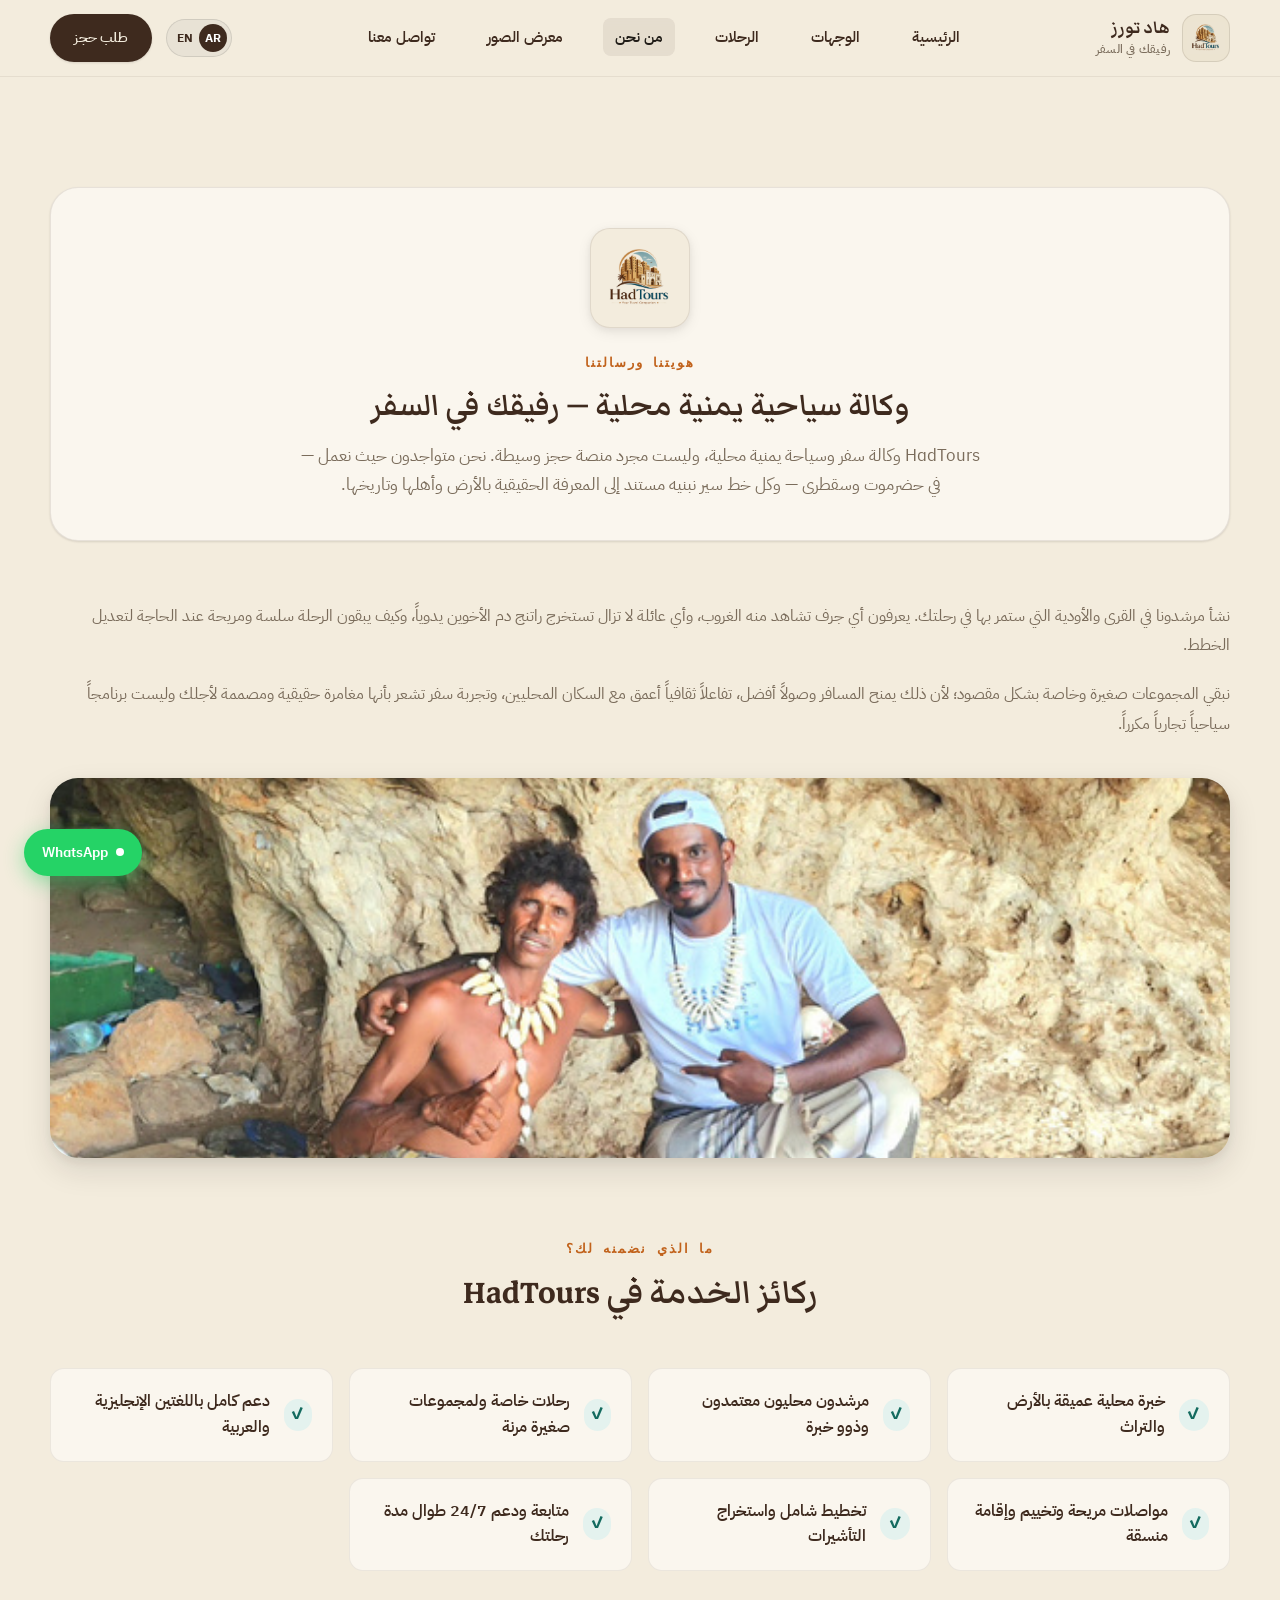
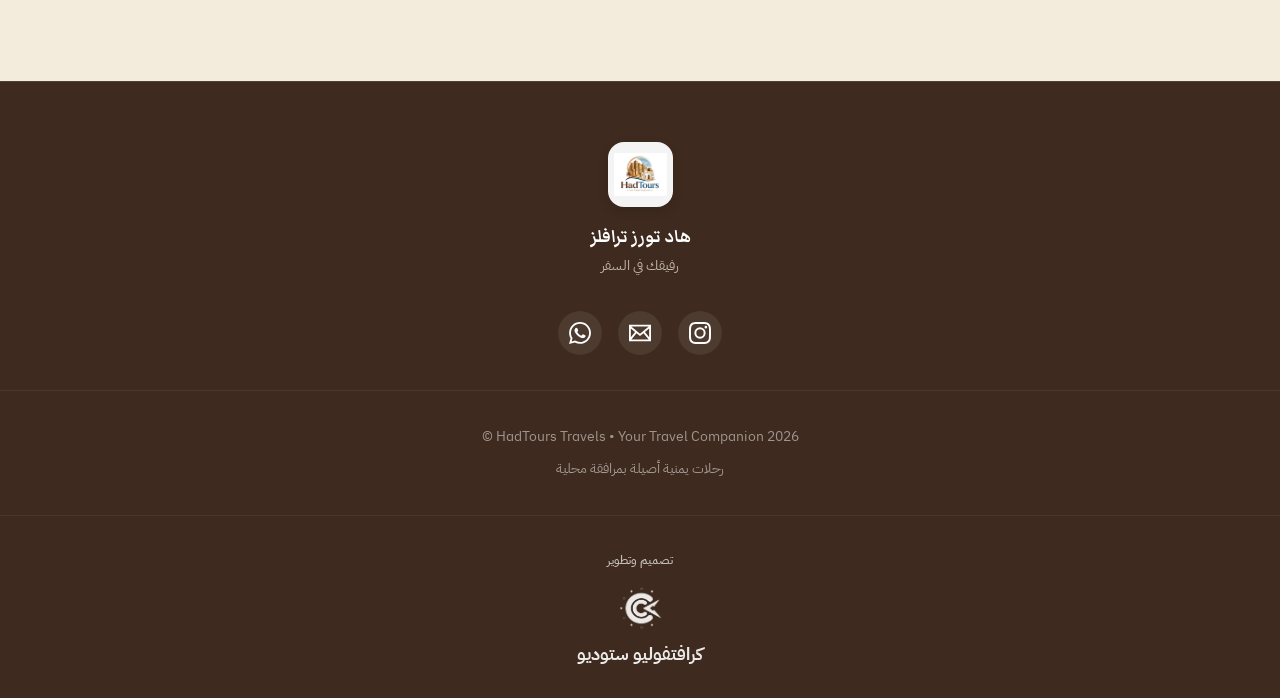
<file: pages/about.html>
﻿<!DOCTYPE html>
<html lang="ar" dir="rtl">
<head>
  <meta charset="UTF-8" />
  <meta name="viewport" content="width=device-width, initial-scale=1.0" />
  <link rel="icon" type="image/png" href="../images/brand/logo.png" />
  <title>About Us — HadTours Travels | من نحن: أصالة الإرشاد اليمني المحلي</title>
  <meta name="description" content="Learn about HadTours Travels, our local Yemeni guides, our roots in Hadramout and Socotra, and our authentic travel philosophy." />
  <link rel="stylesheet" href="../css/style.css" />
</head>
<body>

  <!-- Header -->
  <header class="site-header">
    <div class="container header-inner">
      <a href="../index.html" class="brand-link">
        <div class="brand-logo-frame"><img src="../images/brand/logo.png" alt="HadTours" class="brand-logo-img" /></div>
        <div class="brand-text-col">
          <span class="brand-name" data-ar="هاد تورز" data-en="HadTours">هاد تورز</span>
          <span class="brand-tagline" data-ar="رفيقك في السفر" data-en="Your Travel Companion">رفيقك في السفر</span>
        </div>
      </a>

      <ul class="nav-links">
        <li><a href="../index.html" class="nav-item-link" data-ar="الرئيسية" data-en="Home">الرئيسية</a></li>
        <li><a href="destinations.html" class="nav-item-link" data-ar="الوجهات" data-en="Destinations">الوجهات</a></li>
        <li><a href="tours.html" class="nav-item-link" data-ar="الرحلات" data-en="Tours">الرحلات</a></li>
        <li><a href="about.html" class="nav-item-link active" data-ar="من نحن" data-en="About Us">من نحن</a></li>
        <li><a href="gallery.html" class="nav-item-link" data-ar="معرض الصور" data-en="Gallery">معرض الصور</a></li>
        <li><a href="contact.html" class="nav-item-link" data-ar="تواصل معنا" data-en="Contact">تواصل معنا</a></li>
      </ul>

      <div class="header-actions">
        <button type="button" class="lang-switch" aria-label="Toggle language">
          <span class="lang-opt active" data-lang="ar">AR</span>
          <span class="lang-opt" data-lang="en">EN</span>
        </button>
        <a href="booking.html" class="btn btn-primary" data-ar="طلب حجز" data-en="Book Trip">طلب حجز</a>
      
        <!-- Mobile Hamburger -->
        <button type="button" class="mobile-menu-btn" aria-label="Toggle Menu">
          <span></span>
          <span></span>
          <span></span>
        </button>
      </div>
    </div>

    <div class="mobile-drawer">
      <ul class="mobile-nav-list">
        <li><a href="../index.html" class="mobile-nav-link" data-ar="الرئيسية" data-en="Home">الرئيسية</a></li>
        <li><a href="destinations.html" class="mobile-nav-link" data-ar="الوجهات" data-en="Destinations">الوجهات</a></li>
        <li><a href="tours.html" class="mobile-nav-link" data-ar="الرحلات" data-en="Tours">الرحلات</a></li>
        <li><a href="about.html" class="mobile-nav-link active" data-ar="من نحن" data-en="About Us">من نحن</a></li>
        <li><a href="gallery.html" class="mobile-nav-link" data-ar="معرض الصور" data-en="Gallery">معرض الصور</a></li>
        <li><a href="contact.html" class="mobile-nav-link" data-ar="تواصل معنا" data-en="Contact">تواصل معنا</a></li>
      </ul>
    </div>
  </header>

  <!-- Main Content -->
  <section class="section-spacing">
    <div class="container">
      <!-- Brand Box -->
      <div style="background: var(--color-paper-light); border-radius: var(--radius-xl); border: 1px solid rgba(62,42,30,0.1); padding: 40px; box-shadow: var(--shadow-sm); display: flex; flex-direction: column; align-items: center; gap: 24px; margin-bottom: 60px;">
        <div style="width: 100px; height: 100px; border-radius: var(--radius-lg); background: var(--color-paper); padding: 8px; box-shadow: var(--shadow-md); border: 1px solid rgba(62,42,30,0.1);">
          <img src="../images/brand/logo.png" alt="HadTours Brand" style="width: 100%; height: 100%; object-fit: contain; mix-blend-mode: multiply;" />
        </div>
        <div class="text-center" style="max-width: 680px;">
          <span class="section-eyebrow" data-ar="هويتنا ورسالتنا" data-en="Our Native Heritage">هويتنا ورسالتنا</span>
          <h1 style="font-size: 2.4rem; color: var(--color-clay); margin-bottom: 12px;" data-ar="وكالة سياحية يمنية محلية — رفيقك في السفر" data-en="HadTours Travels — Your Travel Companion">
            وكالة سياحية يمنية محلية — رفيقك في السفر
          </h1>
          <p style="font-size: 1.05rem; color: var(--color-stone); line-height: 1.7;" data-ar="HadTours وكالة سفر وسياحة يمنية محلية، وليست مجرد منصة حجز وسيطة. نحن متواجدون حيث نعمل — في حضرموت وسقطرى — وكل خط سير نبنيه مستند إلى المعرفة الحقيقية بالأرض وأهلها وتاريخها." data-en="HadTours is a local Yemeni travel agency, not an impersonal booking platform. We are based where we guide — across Hadramout and Socotra — building journeys founded on genuine native knowledge of the land, its people, and its living heritage.">
            HadTours وكالة سفر وسياحة يمنية محلية، وليست مجرد منصة حجز وسيطة. نحن متواجدون حيث نعمل — في حضرموت وسقطرى — وكل خط سير نبنيه مستند إلى المعرفة الحقيقية بالأرض وأهلها وتاريخها.
          </p>
        </div>
      </div>

      <!-- Story Grid -->
      <div style="display: grid; grid-template-columns: 1fr; gap: 40px; align-items: center;" class="grid-2-md">
        <div style="display: flex; flex-direction: column; gap: 20px; font-size: 1.02rem; color: var(--color-stone); line-height: 1.8;">
          <p data-ar="نشأ مرشدونا في القرى والأودية التي ستمر بها في رحلتك. يعرفون أي جرف تشاهد منه الغروب، وأي عائلة لا تزال تستخرج راتنج دم الأخوين يدوياً، وكيف يبقون الرحلة سلسة ومريحة عند الحاجة لتعديل الخطط." data-en="Our guides grew up in the mountain villages and coastal towns you'll journey through. They know every hidden viewpoint, which families still harvest dragon's blood resin by hand, and how to keep your journey effortless and safe.">
            نشأ مرشدونا في القرى والأودية التي ستمر بها في رحلتك. يعرفون أي جرف تشاهد منه الغروب، وأي عائلة لا تزال تستخرج راتنج دم الأخوين يدوياً، وكيف يبقون الرحلة سلسة ومريحة عند الحاجة لتعديل الخطط.
          </p>
          <p data-ar="نبقي المجموعات صغيرة وخاصة بشكل مقصود؛ لأن ذلك يمنح المسافر وصولاً أفضل، تفاعلاً ثقافياً أعمق مع السكان المحليين، وتجربة سفر تشعر بأنها مغامرة حقيقية ومصممة لأجلك وليست برنامجاً سياحياً تجارياً مكرراً." data-en="We intentionally keep group sizes small. This ensures personal attention, deeper cultural respect, and a travel experience that feels like a true expedition rather than commercial mass tourism.">
            نبقي المجموعات صغيرة وخاصة بشكل مقصود؛ لأن ذلك يمنح المسافر وصولاً أفضل، تفاعلاً ثقافياً أعمق مع السكان المحليين، وتجربة سفر تشعر بأنها مغامرة حقيقية ومصممة لأجلك وليست برنامجاً سياحياً تجارياً مكرراً.
          </p>
        </div>
        <div style="border-radius: var(--radius-xl); overflow: hidden; height: 380px; box-shadow: var(--shadow-lg);">
          <img src="../images/pages/about-team.jpg" alt="Local Yemeni Guides" style="width: 100%; height: 100%; object-fit: cover;" />
        </div>
      </div>

      <!-- 7 Values -->
      <div style="margin-top: 80px;">
        <div class="section-header text-center">
          <span class="section-eyebrow" data-ar="ما الذي نضمنه لك؟" data-en="Our Commitments">ما الذي نضمنه لك؟</span>
          <h2 class="section-title" data-ar="ركائز الخدمة في HadTours" data-en="What You Get With HadTours">
            ركائز الخدمة في HadTours
          </h2>
        </div>

        <div style="display: grid; grid-template-columns: repeat(auto-fit, minmax(280px, 1fr)); gap: 16px;">
          <div style="background: var(--color-paper-light); border-radius: var(--radius-md); padding: 20px; border: 1px solid rgba(62,42,30,0.08); display: flex; align-items: center; gap: 14px;">
            <span style="background: var(--color-socotra-50); color: var(--color-socotra-600); font-weight: 700; width: 32px; height: 32px; border-radius: var(--radius-full); display: flex; align-items: center; justify-content: center;">✓</span>
            <span style="font-weight: 600; color: var(--color-clay);" data-ar="خبرة محلية عميقة بالأرض والتراث" data-en="Local Expertise & Authentic Knowledge">خبرة محلية عميقة بالأرض والتراث</span>
          </div>

          <div style="background: var(--color-paper-light); border-radius: var(--radius-md); padding: 20px; border: 1px solid rgba(62,42,30,0.08); display: flex; align-items: center; gap: 14px;">
            <span style="background: var(--color-socotra-50); color: var(--color-socotra-600); font-weight: 700; width: 32px; height: 32px; border-radius: var(--radius-full); display: flex; align-items: center; justify-content: center;">✓</span>
            <span style="font-weight: 600; color: var(--color-clay);" data-ar="مرشدون محليون معتمدون وذوو خبرة" data-en="Experienced Native Guides">مرشدون محليون معتمدون وذوو خبرة</span>
          </div>

          <div style="background: var(--color-paper-light); border-radius: var(--radius-md); padding: 20px; border: 1px solid rgba(62,42,30,0.08); display: flex; align-items: center; gap: 14px;">
            <span style="background: var(--color-socotra-50); color: var(--color-socotra-600); font-weight: 700; width: 32px; height: 32px; border-radius: var(--radius-full); display: flex; align-items: center; justify-content: center;">✓</span>
            <span style="font-weight: 600; color: var(--color-clay);" data-ar="رحلات خاصة ولمجموعات صغيرة مرنة" data-en="Private & Small Group Tours">رحلات خاصة ولمجموعات صغيرة مرنة</span>
          </div>

          <div style="background: var(--color-paper-light); border-radius: var(--radius-md); padding: 20px; border: 1px solid rgba(62,42,30,0.08); display: flex; align-items: center; gap: 14px;">
            <span style="background: var(--color-socotra-50); color: var(--color-socotra-600); font-weight: 700; width: 32px; height: 32px; border-radius: var(--radius-full); display: flex; align-items: center; justify-content: center;">✓</span>
            <span style="font-weight: 600; color: var(--color-clay);" data-ar="دعم كامل باللغتين الإنجليزية والعربية" data-en="Full English & Arabic Support">دعم كامل باللغتين الإنجليزية والعربية</span>
          </div>

          <div style="background: var(--color-paper-light); border-radius: var(--radius-md); padding: 20px; border: 1px solid rgba(62,42,30,0.08); display: flex; align-items: center; gap: 14px;">
            <span style="background: var(--color-socotra-50); color: var(--color-socotra-600); font-weight: 700; width: 32px; height: 32px; border-radius: var(--radius-full); display: flex; align-items: center; justify-content: center;">✓</span>
            <span style="font-weight: 600; color: var(--color-clay);" data-ar="مواصلات مريحة وتخييم وإقامة منسقة" data-en="Transportation & Accommodation Coordination">مواصلات مريحة وتخييم وإقامة منسقة</span>
          </div>

          <div style="background: var(--color-paper-light); border-radius: var(--radius-md); padding: 20px; border: 1px solid rgba(62,42,30,0.08); display: flex; align-items: center; gap: 14px;">
            <span style="background: var(--color-socotra-50); color: var(--color-socotra-600); font-weight: 700; width: 32px; height: 32px; border-radius: var(--radius-full); display: flex; align-items: center; justify-content: center;">✓</span>
            <span style="font-weight: 600; color: var(--color-clay);" data-ar="تخطيط شامل واستخراج التأشيرات" data-en="Travel Planning & Visa Handling">تخطيط شامل واستخراج التأشيرات</span>
          </div>

          <div style="background: var(--color-paper-light); border-radius: var(--radius-md); padding: 20px; border: 1px solid rgba(62,42,30,0.08); display: flex; align-items: center; gap: 14px;">
            <span style="background: var(--color-socotra-50); color: var(--color-socotra-600); font-weight: 700; width: 32px; height: 32px; border-radius: var(--radius-full); display: flex; align-items: center; justify-content: center;">✓</span>
            <span style="font-weight: 600; color: var(--color-clay);" data-ar="متابعة ودعم 24/7 طوال مدة رحلتك" data-en="24/7 Support During Trip">متابعة ودعم 24/7 طوال مدة رحلتك</span>
          </div>
        </div>
      </div>
    </div>
  </section>

  <!-- Footer -->
  <footer class="site-footer" style="text-align: center; padding: 60px 0 30px;">
  <div class="container" style="display: flex; flex-direction: column; align-items: center; gap: 30px;">
    
    <!-- Logo & Brand -->
    <a href="../index.html" style="display: flex; flex-direction: column; align-items: center; gap: 12px; text-decoration: none;">
      <div style="width: 65px; height: 65px; background: rgba(255,255,255,0.95); border-radius: 16px; padding: 6px; box-shadow: 0 4px 12px rgba(0,0,0,0.1);">
        <img src="../images/brand/logo.png" alt="HadTours" style="width: 100%; height: 100%; object-fit: contain;" />
      </div>
      <div>
        <div style="font-family: var(--font-display-ar); font-size: 1.4rem; font-weight: 700; color: #FFFFFF;" data-ar="هاد تورز ترافلز" data-en="HadTours Travels">هاد تورز ترافلز</div>
        <div style="font-size: 0.85rem; color: rgba(243, 236, 221, 0.7);" data-ar="رفيقك في السفر" data-en="Your Travel Companion">رفيقك في السفر</div>
      </div>
    </a>
    
    <!-- Social Icons -->
    <div style="display: flex; gap: 16px; justify-content: center; margin-top: 5px;">
      <a href="https://www.instagram.com/toursyemen" target="_blank" rel="noopener" class="footer-social-icon" aria-label="Instagram">
        <svg width="22" height="22" fill="currentColor" viewBox="0 0 24 24"><path d="M12 2.163c3.204 0 3.584.012 4.85.07 3.252.148 4.771 1.691 4.919 4.919.058 1.265.069 1.645.069 4.849 0 3.205-.012 3.584-.069 4.849-.149 3.225-1.664 4.771-4.919 4.919-1.266.058-1.644.07-4.85.07-3.204 0-3.584-.012-4.849-.07-3.26-.149-4.771-1.699-4.919-4.92-.058-1.265-.07-1.644-.07-4.849 0-3.204.013-3.583.07-4.849.149-3.227 1.664-4.771 4.919-4.919 1.266-.057 1.645-.069 4.849-.069zM12 0C8.741 0 8.333.014 7.053.072 2.695.272.273 2.69.073 7.052.014 8.333 0 8.741 0 12c0 3.259.014 3.668.072 4.948.2 4.358 2.618 6.78 6.98 6.98C8.333 23.986 8.741 24 12 24c3.259 0 3.668-.014 4.948-.072 4.354-.2 6.782-2.618 6.979-6.98.059-1.28.073-1.689.073-4.948 0-3.259-.014-3.667-.072-4.947-.196-4.354-2.617-6.78-6.979-6.98C15.668.014 15.259 0 12 0zm0 5.838a6.162 6.162 0 100 12.324 6.162 6.162 0 000-12.324zM12 16a4 4 0 110-8 4 4 0 010 8zm6.406-11.845a1.44 1.44 0 100 2.881 1.44 1.44 0 000-2.881z"/></svg>
      </a>
      <a href="mailto:hadtourstravels@gmail.com" class="footer-social-icon" aria-label="Email">
        <svg width="22" height="22" fill="currentColor" viewBox="0 0 24 24"><path d="M0 3v18h24v-18h-24zm6.623 7.928l-4.623 5.712v-9.458l4.623 3.746zm-4.141-5.928h19.035l-9.517 7.713-9.518-7.713zm5.694 7.188l3.824 3.099 3.83-3.104 5.612 6.817h-18.779l5.513-6.812zm9.208-1.264l4.616-3.741v9.348l-4.616-5.607z"/></svg>
      </a>
      <a href="https://wa.me/967778889066" target="_blank" rel="noopener" class="footer-social-icon" aria-label="WhatsApp">
        <svg width="22" height="22" fill="currentColor" viewBox="0 0 24 24"><path d="M.057 24l1.687-6.163c-1.041-1.804-1.588-3.849-1.587-5.946.003-6.556 5.338-11.891 11.893-11.891 3.181.001 6.167 1.24 8.413 3.488 2.245 2.248 3.481 5.236 3.48 8.414-.003 6.557-5.338 11.892-11.893 11.892-1.99-.001-3.951-.5-5.688-1.448l-6.305 1.654zm6.597-3.807c1.676.995 3.276 1.591 5.392 1.592 5.448 0 9.886-4.434 9.889-9.885.002-5.462-4.415-9.89-9.881-9.892-5.452 0-9.887 4.434-9.889 9.884-.001 2.225.651 3.891 1.746 5.634l-.999 3.648 3.742-.981zm11.387-5.464c-.074-.124-.272-.198-.57-.347-.297-.149-1.758-.868-2.031-.967-.272-.099-.47-.149-.669.149-.198.297-.768.967-.941 1.165-.173.198-.347.223-.644.074-.297-.149-1.255-.462-2.39-1.475-.883-.788-1.48-1.761-1.653-2.059-.173-.297-.018-.458.13-.606.134-.133.297-.347.446-.521.151-.172.2-.296.3-.495.099-.198.05-.372-.025-.521-.075-.148-.669-1.611-.916-2.206-.242-.579-.487-.501-.669-.51l-.57-.01c-.198 0-.52.074-.792.372s-1.04 1.016-1.04 2.479 1.065 2.876 1.213 3.074c.149.198 2.095 3.2 5.076 4.487.709.306 1.263.489 1.694.626.712.226 1.36.194 1.872.118.571-.085 1.758-.719 2.006-1.413.248-.695.248-1.29.173-1.414z"/></svg>
      </a>
    </div>

  </div>

  <div style="width: 100%; border-top: 1px solid rgba(255,255,255,0.06); margin: 35px 0;"></div>

  <div class="container" style="display: flex; flex-direction: column; align-items: center; gap: 10px;">
    <span style="font-size: 0.85rem; color: rgba(255,255,255,0.5);">HadTours Travels • Your Travel Companion 2026 ©</span>
    <span data-ar="رحلات يمنية أصيلة بمرافقة محلية" data-en="Authentic Yemeni Journeys with local guidance" style="font-size: 0.85rem; color: rgba(255,255,255,0.5);">رحلات يمنية أصيلة بمرافقة محلية</span>
  </div>

  <div style="width: 100%; border-top: 1px solid rgba(255,255,255,0.06); margin: 35px 0;"></div>

  <div class="container" style="display: flex; flex-direction: column; align-items: center; gap: 15px;">
    <span style="font-size: 0.75rem; font-weight: 500; color: rgba(255,255,255,0.7);" data-ar="تصميم وتطوير" data-en="Designed & Developed by">تصميم وتطوير</span>
    <a href="https://craftfoliostudio4.github.io/Officialwebsite/" target="_blank" rel="noopener" style="display: flex; flex-direction: column; align-items: center; gap: 10px; text-decoration: none; color: #FFFFFF; opacity: 0.9; transition: opacity 0.3s;" onmouseover="this.style.opacity='1'" onmouseout="this.style.opacity='0.9'">
      <div style="width: 45px; height: 45px; display: flex; align-items: center; justify-content: center; filter: brightness(0) invert(1);">
        <img src="../images/brand/craftfolio-logo-dark.png" alt="Craftfolio Studio Logo" style="width: 100%; height: 100%; object-fit: contain;" />
      </div>
      <span style="font-size: 1.1rem; font-weight: 700;" data-ar="كرافتفوليو ستوديو" data-en="Craftfolio Studio">كرافتفوليو ستوديو</span>
    </a>
  </div>
</footer>

  <a href="https://wa.me/967778889066" target="_blank" rel="noopener" class="floating-whatsapp-btn" aria-label="WhatsApp Contact">
    <span class="whatsapp-pulse-dot"></span><span>WhatsApp</span>
  </a>

  <script src="../js/main.js"></script>
</body>
</html>
</file>
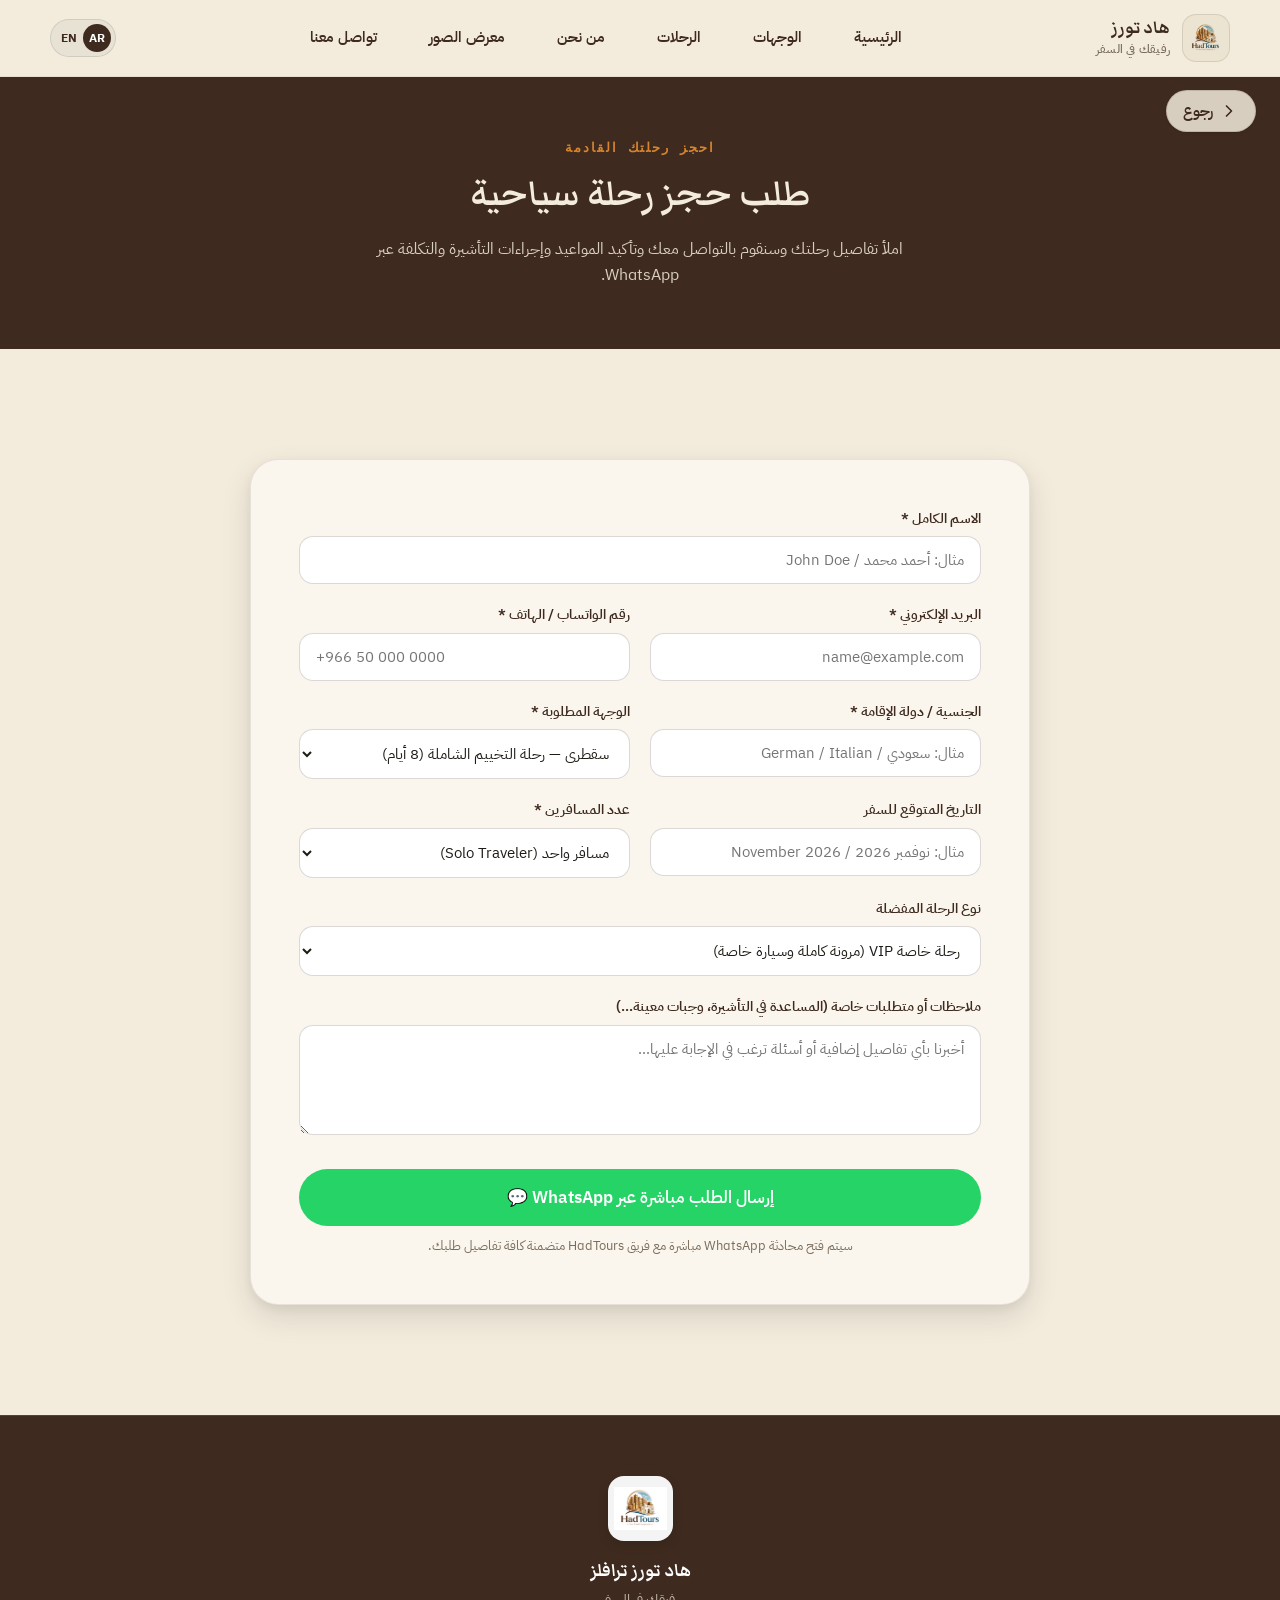
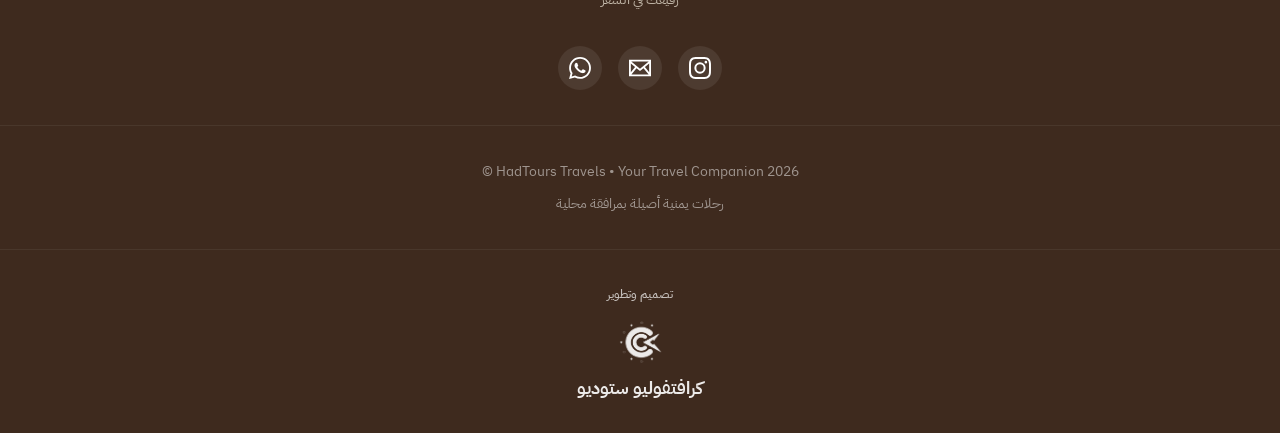
<file: pages/booking.html>
<!DOCTYPE html>
<html lang="ar" dir="rtl">
<head>
  <meta charset="UTF-8" />
  <meta name="viewport" content="width=device-width, initial-scale=1.0" />
  <link rel="icon" type="image/png" href="../images/brand/logo.png" />
  <title>Book a Tour — HadTours Travels | طلب حجز رحلة</title>
  <meta name="description" content="Submit your booking request for HadTours expeditions to Socotra or Hadramout. Direct WhatsApp and email coordination." />
  <link rel="stylesheet" href="../css/style.css" />
</head>
<body>
  <!-- Back Button -->
  <a href="javascript:history.back()" class="floating-back-btn">
    <svg width="20" height="20" viewBox="0 0 24 24" fill="none" stroke="currentColor" stroke-width="2" stroke-linecap="round" stroke-linejoin="round">
      <path d="M15 18l-6-6 6-6"/>
    </svg>
    <span data-ar="رجوع" data-en="Back">رجوع</span>
  </a>


  <!-- Header -->
  <header class="site-header">
    <div class="container header-inner">
      <a href="../index.html" class="brand-link">
        <div class="brand-logo-frame"><img src="../images/brand/logo.png" alt="HadTours" class="brand-logo-img" /></div>
        <div class="brand-text-col">
          <span class="brand-name" data-ar="هاد تورز" data-en="HadTours">هاد تورز</span>
          <span class="brand-tagline" data-ar="رفيقك في السفر" data-en="Your Travel Companion">رفيقك في السفر</span>
        </div>
      </a>

      <ul class="nav-links">
        <li><a href="../index.html" class="nav-item-link" data-ar="الرئيسية" data-en="Home">الرئيسية</a></li>
        <li><a href="destinations.html" class="nav-item-link" data-ar="الوجهات" data-en="Destinations">الوجهات</a></li>
        <li><a href="tours.html" class="nav-item-link" data-ar="الرحلات" data-en="Tours">الرحلات</a></li>
        <li><a href="about.html" class="nav-item-link" data-ar="من نحن" data-en="About Us">من نحن</a></li>
        <li><a href="gallery.html" class="nav-item-link" data-ar="معرض الصور" data-en="Gallery">معرض الصور</a></li>
        <li><a href="contact.html" class="nav-item-link" data-ar="تواصل معنا" data-en="Contact">تواصل معنا</a></li>
      </ul>

      <div class="header-actions">
        <button type="button" class="lang-switch" aria-label="Toggle language">
          <span class="lang-opt active" data-lang="ar">AR</span>
          <span class="lang-opt" data-lang="en">EN</span>
        </button>
      
        <!-- Mobile Hamburger -->
        <button type="button" class="mobile-menu-btn" aria-label="Toggle Menu">
          <span></span>
          <span></span>
          <span></span>
        </button>
      </div>
    </div>

    <div class="mobile-drawer">
      <ul class="mobile-nav-list">
        <li><a href="../index.html" class="mobile-nav-link" data-ar="الرئيسية" data-en="Home">الرئيسية</a></li>
        <li><a href="destinations.html" class="mobile-nav-link" data-ar="الوجهات" data-en="Destinations">الوجهات</a></li>
        <li><a href="tours.html" class="mobile-nav-link" data-ar="الرحلات" data-en="Tours">الرحلات</a></li>
        <li><a href="about.html" class="mobile-nav-link" data-ar="من نحن" data-en="About Us">من نحن</a></li>
        <li><a href="gallery.html" class="mobile-nav-link" data-ar="معرض الصور" data-en="Gallery">معرض الصور</a></li>
        <li><a href="contact.html" class="mobile-nav-link" data-ar="تواصل معنا" data-en="Contact">تواصل معنا</a></li>
      </ul>
    </div>
  </header>

  <!-- Page Banner -->
  <section class="section-spacing" style="background-color: var(--color-clay); color: var(--color-paper); padding-top: 60px; padding-bottom: 60px;">
    <div class="container text-center">
      <span class="section-eyebrow" style="color: var(--color-hadramout-400);" data-ar="احجز رحلتك القادمة" data-en="Plan Your Journey">احجز رحلتك القادمة</span>
      <h1 style="color: var(--color-paper); font-size: 2.8rem; margin-bottom: 14px;" data-ar="طلب حجز رحلة سياحية" data-en="Tour Booking Request">
        طلب حجز رحلة سياحية
      </h1>
      <p style="color: rgba(243,236,221,0.85); max-width: 600px; margin: 0 auto;" data-ar="املأ تفاصيل رحلتك وسنقوم بالتواصل معك وتأكيد المواعيد وإجراءات التأشيرة والتكلفة عبر WhatsApp." data-en="Fill in your trip preferences. We will connect with you to confirm dates, visa processing, and details directly via WhatsApp.">
        املأ تفاصيل رحلتك وسنقوم بالتواصل معك وتأكيد المواعيد وإجراءات التأشيرة والتكلفة عبر WhatsApp.
      </p>
    </div>
  </section>

  <!-- Booking Form Section -->
  <section class="section-spacing">
    <div class="container">
      <div class="booking-form-box">
        <form id="bookingRequestForm">
          <div class="form-grid">
            <!-- Name -->
            <div class="form-group">
              <label class="form-label" data-ar="الاسم الكامل *" data-en="Full Name *">الاسم الكامل *</label>
              <input type="text" name="name" class="form-input" required placeholder="مثال: أحمد محمد / John Doe" />
            </div>

            <!-- Email & Phone Grid -->
            <div class="form-grid form-grid-2">
              <div class="form-group">
                <label class="form-label" data-ar="البريد الإلكتروني *" data-en="Email Address *">البريد الإلكتروني *</label>
                <input type="email" name="email" class="form-input" required placeholder="name@example.com" />
              </div>
              <div class="form-group">
                <label class="form-label" data-ar="رقم الواتساب / الهاتف *" data-en="WhatsApp / Phone *">رقم الواتساب / الهاتف *</label>
                <input type="tel" name="phone" class="form-input" required placeholder="+966 50 000 0000" />
              </div>
            </div>

            <!-- Nationality & Destination Grid -->
            <div class="form-grid form-grid-2">
              <div class="form-group">
                <label class="form-label" data-ar="الجنسية / دولة الإقامة *" data-en="Nationality / Country *">الجنسية / دولة الإقامة *</label>
                <input type="text" name="nationality" class="form-input" required placeholder="مثال: سعودي / German / Italian" />
              </div>
              <div class="form-group">
                <label class="form-label" data-ar="الوجهة المطلوبة *" data-en="Select Destination *">الوجهة المطلوبة *</label>
                <select name="destination" class="form-select">
                  <option value="Socotra (8-Day Expedition)" data-ar="سقطرى — رحلة التخييم الشاملة (8 أيام)" data-en="Socotra — Full Camping Expedition (8 Days)">سقطرى — رحلة التخييم الشاملة (8 أيام)</option>
                  <option value="Hadramout (7-Day Heritage)" data-ar="حضرموت — رحلة التراث والأصالة (7 أيام)" data-en="Hadramout — Heritage and Authenticity Tour (7 Days)">حضرموت — رحلة التراث والأصالة (7 أيام)</option>
                  <option value="Grand Combined (14-Day Socotra + Hadramout)" data-ar="الرحلة الشاملة — حضرموت + سقطرى (14 يوماً)" data-en="Grand Combined Tour — Hadramout + Socotra (14 Days)">الرحلة الشاملة — حضرموت + سقطرى (14 يوماً)</option>
                  <option value="Custom Private Itinerary" data-ar="برنامج خاص ومخصص (Custom Itinerary)" data-en="Custom Private Itinerary">برنامج خاص ومخصص (Custom Itinerary)</option>
                </select>
              </div>
            </div>

            <!-- Date & Guests Grid -->
            <div class="form-grid form-grid-2">
              <div class="form-group">
                <label class="form-label" data-ar="التاريخ المتوقع للسفر" data-en="Expected Travel Date">التاريخ المتوقع للسفر</label>
                <input type="text" name="date" class="form-input" placeholder="مثال: نوفمبر 2026 / November 2026" />
              </div>
              <div class="form-group">
                <label class="form-label" data-ar="عدد المسافرين *" data-en="Number of Travelers *">عدد المسافرين *</label>
                <select name="guests" class="form-select">
                  <option value="1" data-ar="مسافر واحد (Solo Traveler)" data-en="1 Person (Solo Traveler)">مسافر واحد (Solo Traveler)</option>
                  <option value="2" data-ar="شخصان (2 Persons)" data-en="2 Persons">شخصان (2 Persons)</option>
                  <option value="3-4" data-ar="3 إلى 4 أشخاص" data-en="3 to 4 Persons">3 إلى 4 أشخاص</option>
                  <option value="5+" data-ar="مجموعة (5 أشخاص فأكثر)" data-en="Group (5+ Persons)">مجموعة (5 أشخاص فأكثر)</option>
                </select>
              </div>
            </div>

            <!-- Tour Type -->
            <div class="form-group">
              <label class="form-label" data-ar="نوع الرحلة المفضلة" data-en="Preferred Tour Style">نوع الرحلة المفضلة</label>
              <select name="tourType" class="form-select">
                <option value="Private VIP Tour" data-ar="رحلة خاصة VIP (مرونة كاملة وسيارة خاصة)" data-en="Private VIP Tour (Full flexibility & private car)">رحلة خاصة VIP (مرونة كاملة وسيارة خاصة)</option>
                <option value="Small Group Tour" data-ar="مجموعة صغيرة (Small Group)" data-en="Small Group Tour">مجموعة صغيرة (Small Group)</option>
              </select>
            </div>

            <!-- Notes -->
            <div class="form-group">
              <label class="form-label" data-ar="ملاحظات أو متطلبات خاصة (المساعدة في التأشيرة، وجبات معينة...)" data-en="Special Requests (Visa help, dietary needs...)">
                ملاحظات أو متطلبات خاصة (المساعدة في التأشيرة، وجبات معينة...)
              </label>
              <textarea name="notes" class="form-textarea" placeholder="أخبرنا بأي تفاصيل إضافية أو أسئلة ترغب في الإجابة عليها..."></textarea>
            </div>

            <!-- Submit Button -->
            <div style="margin-top: 14px;">
              <button type="submit" class="btn btn-whatsapp" style="width: 100%; font-size: 1.05rem; padding: 16px;" data-ar="إرسال الطلب مباشرة عبر WhatsApp 💬" data-en="Submit Booking Request via WhatsApp 💬">
                إرسال الطلب مباشرة عبر WhatsApp 💬
              </button>
              <p style="font-size: 0.8rem; color: var(--color-stone); text-align: center; margin-top: 10px;" data-ar="سيتم فتح محادثة WhatsApp مباشرة مع فريق HadTours متضمنة كافة تفاصيل طلبك." data-en="This will open a direct WhatsApp chat with HadTours team with all your booking details pre-filled.">
                سيتم فتح محادثة WhatsApp مباشرة مع فريق HadTours متضمنة كافة تفاصيل طلبك.
              </p>
            </div>
          </div>
        </form>
      </div>
    </div>
  </section>

  <!-- Footer -->
  <footer class="site-footer" style="text-align: center; padding: 60px 0 30px;">
  <div class="container" style="display: flex; flex-direction: column; align-items: center; gap: 30px;">
    
    <!-- Logo & Brand -->
    <a href="../index.html" style="display: flex; flex-direction: column; align-items: center; gap: 12px; text-decoration: none;">
      <div style="width: 65px; height: 65px; background: rgba(255,255,255,0.95); border-radius: 16px; padding: 6px; box-shadow: 0 4px 12px rgba(0,0,0,0.1);">
        <img src="../images/brand/logo.png" alt="HadTours" style="width: 100%; height: 100%; object-fit: contain;" />
      </div>
      <div>
        <div style="font-family: var(--font-display-ar); font-size: 1.4rem; font-weight: 700; color: #FFFFFF;" data-ar="هاد تورز ترافلز" data-en="HadTours Travels">هاد تورز ترافلز</div>
        <div style="font-size: 0.85rem; color: rgba(243, 236, 221, 0.7);" data-ar="رفيقك في السفر" data-en="Your Travel Companion">رفيقك في السفر</div>
      </div>
    </a>
    
    <!-- Social Icons -->
    <div style="display: flex; gap: 16px; justify-content: center; margin-top: 5px;">
      <a href="https://www.instagram.com/toursyemen" target="_blank" rel="noopener" class="footer-social-icon" aria-label="Instagram">
        <svg width="22" height="22" fill="currentColor" viewBox="0 0 24 24"><path d="M12 2.163c3.204 0 3.584.012 4.85.07 3.252.148 4.771 1.691 4.919 4.919.058 1.265.069 1.645.069 4.849 0 3.205-.012 3.584-.069 4.849-.149 3.225-1.664 4.771-4.919 4.919-1.266.058-1.644.07-4.85.07-3.204 0-3.584-.012-4.849-.07-3.26-.149-4.771-1.699-4.919-4.92-.058-1.265-.07-1.644-.07-4.849 0-3.204.013-3.583.07-4.849.149-3.227 1.664-4.771 4.919-4.919 1.266-.057 1.645-.069 4.849-.069zM12 0C8.741 0 8.333.014 7.053.072 2.695.272.273 2.69.073 7.052.014 8.333 0 8.741 0 12c0 3.259.014 3.668.072 4.948.2 4.358 2.618 6.78 6.98 6.98C8.333 23.986 8.741 24 12 24c3.259 0 3.668-.014 4.948-.072 4.354-.2 6.782-2.618 6.979-6.98.059-1.28.073-1.689.073-4.948 0-3.259-.014-3.667-.072-4.947-.196-4.354-2.617-6.78-6.979-6.98C15.668.014 15.259 0 12 0zm0 5.838a6.162 6.162 0 100 12.324 6.162 6.162 0 000-12.324zM12 16a4 4 0 110-8 4 4 0 010 8zm6.406-11.845a1.44 1.44 0 100 2.881 1.44 1.44 0 000-2.881z"/></svg>
      </a>
      <a href="mailto:hadtourstravels@gmail.com" class="footer-social-icon" aria-label="Email">
        <svg width="22" height="22" fill="currentColor" viewBox="0 0 24 24"><path d="M0 3v18h24v-18h-24zm6.623 7.928l-4.623 5.712v-9.458l4.623 3.746zm-4.141-5.928h19.035l-9.517 7.713-9.518-7.713zm5.694 7.188l3.824 3.099 3.83-3.104 5.612 6.817h-18.779l5.513-6.812zm9.208-1.264l4.616-3.741v9.348l-4.616-5.607z"/></svg>
      </a>
      <a href="https://wa.me/967778889066" target="_blank" rel="noopener" class="footer-social-icon" aria-label="WhatsApp">
        <svg width="22" height="22" fill="currentColor" viewBox="0 0 24 24"><path d="M.057 24l1.687-6.163c-1.041-1.804-1.588-3.849-1.587-5.946.003-6.556 5.338-11.891 11.893-11.891 3.181.001 6.167 1.24 8.413 3.488 2.245 2.248 3.481 5.236 3.48 8.414-.003 6.557-5.338 11.892-11.893 11.892-1.99-.001-3.951-.5-5.688-1.448l-6.305 1.654zm6.597-3.807c1.676.995 3.276 1.591 5.392 1.592 5.448 0 9.886-4.434 9.889-9.885.002-5.462-4.415-9.89-9.881-9.892-5.452 0-9.887 4.434-9.889 9.884-.001 2.225.651 3.891 1.746 5.634l-.999 3.648 3.742-.981zm11.387-5.464c-.074-.124-.272-.198-.57-.347-.297-.149-1.758-.868-2.031-.967-.272-.099-.47-.149-.669.149-.198.297-.768.967-.941 1.165-.173.198-.347.223-.644.074-.297-.149-1.255-.462-2.39-1.475-.883-.788-1.48-1.761-1.653-2.059-.173-.297-.018-.458.13-.606.134-.133.297-.347.446-.521.151-.172.2-.296.3-.495.099-.198.05-.372-.025-.521-.075-.148-.669-1.611-.916-2.206-.242-.579-.487-.501-.669-.51l-.57-.01c-.198 0-.52.074-.792.372s-1.04 1.016-1.04 2.479 1.065 2.876 1.213 3.074c.149.198 2.095 3.2 5.076 4.487.709.306 1.263.489 1.694.626.712.226 1.36.194 1.872.118.571-.085 1.758-.719 2.006-1.413.248-.695.248-1.29.173-1.414z"/></svg>
      </a>
    </div>

  </div>

  <div style="width: 100%; border-top: 1px solid rgba(255,255,255,0.06); margin: 35px 0;"></div>

  <div class="container" style="display: flex; flex-direction: column; align-items: center; gap: 10px;">
    <span style="font-size: 0.85rem; color: rgba(255,255,255,0.5);">HadTours Travels • Your Travel Companion 2026 ©</span>
    <span data-ar="رحلات يمنية أصيلة بمرافقة محلية" data-en="Authentic Yemeni Journeys with local guidance" style="font-size: 0.85rem; color: rgba(255,255,255,0.5);">رحلات يمنية أصيلة بمرافقة محلية</span>
  </div>

  <div style="width: 100%; border-top: 1px solid rgba(255,255,255,0.06); margin: 35px 0;"></div>

  <div class="container" style="display: flex; flex-direction: column; align-items: center; gap: 15px;">
    <span style="font-size: 0.75rem; font-weight: 500; color: rgba(255,255,255,0.7);" data-ar="تصميم وتطوير" data-en="Designed & Developed by">تصميم وتطوير</span>
    <a href="https://craftfoliostudio4.github.io/Officialwebsite/" target="_blank" rel="noopener" style="display: flex; flex-direction: column; align-items: center; gap: 10px; text-decoration: none; color: #FFFFFF; opacity: 0.9; transition: opacity 0.3s;" onmouseover="this.style.opacity='1'" onmouseout="this.style.opacity='0.9'">
      <div style="width: 45px; height: 45px; display: flex; align-items: center; justify-content: center; filter: brightness(0) invert(1);">
        <img src="../images/brand/craftfolio-logo-dark.png" alt="Craftfolio Studio Logo" style="width: 100%; height: 100%; object-fit: contain;" />
      </div>
      <span style="font-size: 1.1rem; font-weight: 700;" data-ar="كرافتفوليو ستوديو" data-en="Craftfolio Studio">كرافتفوليو ستوديو</span>
    </a>
  </div>
</footer>

  <script src="../js/main.js"></script>
</body>
</html>
</file>
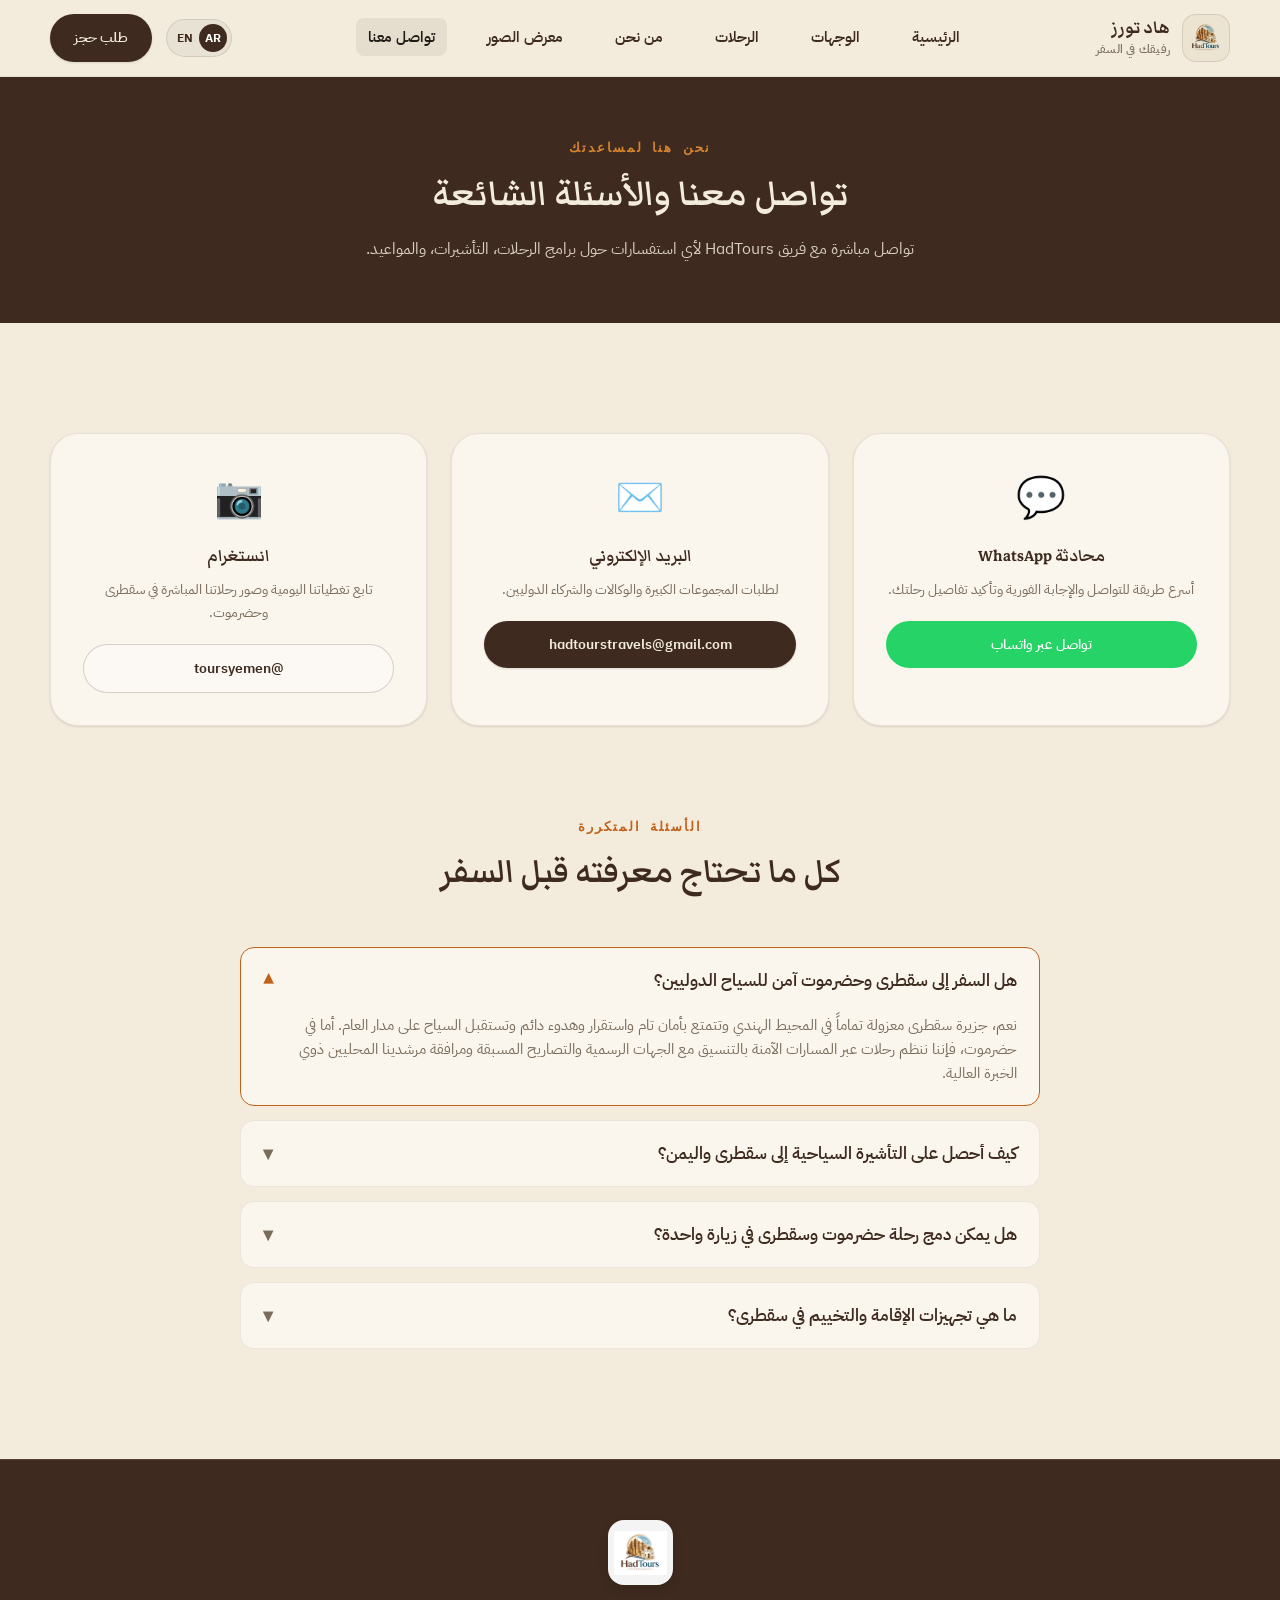
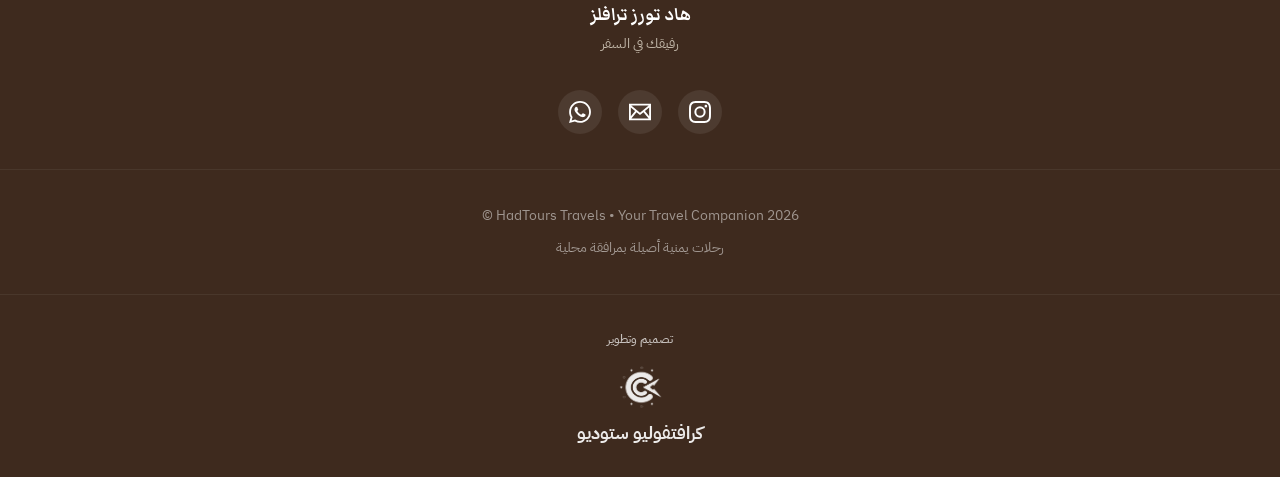
<file: pages/contact.html>
﻿<!DOCTYPE html>
<html lang="ar" dir="rtl">
<head>
  <meta charset="UTF-8" />
  <meta name="viewport" content="width=device-width, initial-scale=1.0" />
  <link rel="icon" type="image/png" href="../images/brand/logo.png" />
  <title>Contact & FAQ — HadTours Travels | تواصل معنا والأسئلة الشائعة</title>
  <meta name="description" content="Get in touch with HadTours Travels via WhatsApp and email. Frequently asked questions about visas, safety, flights, and booking." />
  <link rel="stylesheet" href="../css/style.css" />
</head>
<body>

  <!-- Header -->
  <header class="site-header">
    <div class="container header-inner">
      <a href="../index.html" class="brand-link">
        <div class="brand-logo-frame"><img src="../images/brand/logo.png" alt="HadTours" class="brand-logo-img" /></div>
        <div class="brand-text-col">
          <span class="brand-name" data-ar="هاد تورز" data-en="HadTours">هاد تورز</span>
          <span class="brand-tagline" data-ar="رفيقك في السفر" data-en="Your Travel Companion">رفيقك في السفر</span>
        </div>
      </a>

      <ul class="nav-links">
        <li><a href="../index.html" class="nav-item-link" data-ar="الرئيسية" data-en="Home">الرئيسية</a></li>
        <li><a href="destinations.html" class="nav-item-link" data-ar="الوجهات" data-en="Destinations">الوجهات</a></li>
        <li><a href="tours.html" class="nav-item-link" data-ar="الرحلات" data-en="Tours">الرحلات</a></li>
        <li><a href="about.html" class="nav-item-link" data-ar="من نحن" data-en="About Us">من نحن</a></li>
        <li><a href="gallery.html" class="nav-item-link" data-ar="معرض الصور" data-en="Gallery">معرض الصور</a></li>
        <li><a href="contact.html" class="nav-item-link active" data-ar="تواصل معنا" data-en="Contact">تواصل معنا</a></li>
      </ul>

      <div class="header-actions">
        <button type="button" class="lang-switch" aria-label="Toggle language">
          <span class="lang-opt active" data-lang="ar">AR</span>
          <span class="lang-opt" data-lang="en">EN</span>
        </button>
        <a href="booking.html" class="btn btn-primary" data-ar="طلب حجز" data-en="Book Trip">طلب حجز</a>
      
        <!-- Mobile Hamburger -->
        <button type="button" class="mobile-menu-btn" aria-label="Toggle Menu">
          <span></span>
          <span></span>
          <span></span>
        </button>
      </div>
    </div>

    <div class="mobile-drawer">
      <ul class="mobile-nav-list">
        <li><a href="../index.html" class="mobile-nav-link" data-ar="الرئيسية" data-en="Home">الرئيسية</a></li>
        <li><a href="destinations.html" class="mobile-nav-link" data-ar="الوجهات" data-en="Destinations">الوجهات</a></li>
        <li><a href="tours.html" class="mobile-nav-link" data-ar="الرحلات" data-en="Tours">الرحلات</a></li>
        <li><a href="about.html" class="mobile-nav-link" data-ar="من نحن" data-en="About Us">من نحن</a></li>
        <li><a href="gallery.html" class="mobile-nav-link" data-ar="معرض الصور" data-en="Gallery">معرض الصور</a></li>
        <li><a href="contact.html" class="mobile-nav-link active" data-ar="تواصل معنا" data-en="Contact">تواصل معنا</a></li>
      </ul>
    </div>
  </header>

  <!-- Page Banner -->
  <section class="section-spacing" style="background-color: var(--color-clay); color: var(--color-paper); padding-top: 60px; padding-bottom: 60px;">
    <div class="container text-center">
      <span class="section-eyebrow" style="color: var(--color-hadramout-400);" data-ar="نحن هنا لمساعدتك" data-en="Get In Touch">نحن هنا لمساعدتك</span>
      <h1 style="color: var(--color-paper); font-size: 2.8rem; margin-bottom: 14px;" data-ar="تواصل معنا والأسئلة الشائعة" data-en="Contact Us & Frequently Asked Questions">
        تواصل معنا والأسئلة الشائعة
      </h1>
      <p style="color: rgba(243,236,221,0.85); max-width: 600px; margin: 0 auto;" data-ar="تواصل مباشرة مع فريق HadTours لأي استفسارات حول برامج الرحلات، التأشيرات، والمواعيد." data-en="Reach out to HadTours team directly for any inquiries regarding itineraries, visas, and flight coordination.">
        تواصل مباشرة مع فريق HadTours لأي استفسارات حول برامج الرحلات، التأشيرات، والمواعيد.
      </p>
    </div>
  </section>

  <!-- Contact Methods Grid -->
  <section class="section-spacing">
    <div class="container">
      <div style="display: grid; grid-template-columns: repeat(auto-fit, minmax(260px, 1fr)); gap: 24px;">
        <!-- WhatsApp -->
        <div style="background: var(--color-paper-light); border-radius: var(--radius-xl); padding: 32px; border: 1px solid rgba(62,42,30,0.1); text-align: center; box-shadow: var(--shadow-sm);">
          <div style="font-size: 2.5rem; margin-bottom: 14px;">💬</div>
          <h3 style="font-size: 1.3rem; margin-bottom: 8px; color: var(--color-clay);" data-ar="محادثة WhatsApp" data-en="WhatsApp Direct">محادثة WhatsApp</h3>
          <p style="font-size: 0.9rem; color: var(--color-stone); margin-bottom: 20px;" data-ar="أسرع طريقة للتواصل والإجابة الفورية وتأكيد تفاصيل رحلتك." data-en="The fastest way for instant response and personalized trip planning.">
            أسرع طريقة للتواصل والإجابة الفورية وتأكيد تفاصيل رحلتك.
          </p>
          <a href="https://wa.me/967778889066" target="_blank" rel="noopener" class="btn btn-whatsapp" style="width: 100%;" data-ar="تواصل عبر واتساب" data-en="Chat on WhatsApp">تواصل عبر واتساب</a>
        </div>

        <!-- Email -->
        <div style="background: var(--color-paper-light); border-radius: var(--radius-xl); padding: 32px; border: 1px solid rgba(62,42,30,0.1); text-align: center; box-shadow: var(--shadow-sm);">
          <div style="font-size: 2.5rem; margin-bottom: 14px;">✉️</div>
          <h3 style="font-size: 1.3rem; margin-bottom: 8px; color: var(--color-clay);" data-ar="البريد الإلكتروني" data-en="Email Us">البريد الإلكتروني</h3>
          <p style="font-size: 0.9rem; color: var(--color-stone); margin-bottom: 20px;" data-ar="لطلبات المجموعات الكبيرة والوكالات والشركاء الدوليين." data-en="For group expeditions, custom itineraries, and B2B inquiries.">
            لطلبات المجموعات الكبيرة والوكالات والشركاء الدوليين.
          </p>
          <a href="mailto:hadtourstravels@gmail.com" class="btn btn-primary" style="width: 100%;">hadtourstravels@gmail.com</a>
        </div>

        <!-- Instagram -->
        <div style="background: var(--color-paper-light); border-radius: var(--radius-xl); padding: 32px; border: 1px solid rgba(62,42,30,0.1); text-align: center; box-shadow: var(--shadow-sm);">
          <div style="font-size: 2.5rem; margin-bottom: 14px;">📷</div>
          <h3 style="font-size: 1.3rem; margin-bottom: 8px; color: var(--color-clay);" data-ar="انستغرام" data-en="Instagram">انستغرام</h3>
          <p style="font-size: 0.9rem; color: var(--color-stone); margin-bottom: 20px;" data-ar="تابع تغطياتنا اليومية وصور رحلاتنا المباشرة في سقطرى وحضرموت." data-en="Follow our latest expedition photos and live stories from Yemen.">
            تابع تغطياتنا اليومية وصور رحلاتنا المباشرة في سقطرى وحضرموت.
          </p>
          <a href="https://www.instagram.com/toursyemen" target="_blank" rel="noopener" class="btn btn-outline-dark" style="width: 100%;">@toursyemen</a>
        </div>
      </div>

      <!-- ================= FAQ Section ================= -->
      <div style="margin-top: 90px;">
        <div class="section-header text-center">
          <span class="section-eyebrow" data-ar="الأسئلة المتكررة" data-en="Common Inquiries">الأسئلة المتكررة</span>
          <h2 class="section-title" data-ar="كل ما تحتاج معرفته قبل السفر" data-en="Frequently Asked Questions">
            كل ما تحتاج معرفته قبل السفر
          </h2>
        </div>

        <div class="faq-list">
          <!-- Q1 -->
          <div class="faq-item active">
            <button type="button" class="faq-question">
              <span data-ar="هل السفر إلى سقطرى وحضرموت آمن للسياح الدوليين؟" data-en="Is Socotra & Hadramout safe to visit?">هل السفر إلى سقطرى وحضرموت آمن للسياح الدوليين؟</span>
              <span class="faq-icon">▾</span>
            </button>
            <div class="faq-answer">
              <p data-ar="نعم، جزيرة سقطرى معزولة تماماً في المحيط الهندي وتتمتع بأمان تام واستقرار وهدوء دائم وتستقبل السياح على مدار العام. أما في حضرموت، فإننا ننظم رحلات عبر المسارات الآمنة بالتنسيق مع الجهات الرسمية والتصاريح المسبقة ومرافقة مرشدينا المحليين ذوي الخبرة العالية." data-en="Yes. Socotra is peaceful and welcoming year-round, completely isolated from mainland events. In Hadramout, our native guides navigate approved routes with official travel clearances to ensure a smooth, secure journey.">
                نعم، جزيرة سقطرى معزولة تماماً في المحيط الهندي وتتمتع بأمان تام واستقرار وهدوء دائم وتستقبل السياح على مدار العام. أما في حضرموت، فإننا ننظم رحلات عبر المسارات الآمنة بالتنسيق مع الجهات الرسمية والتصاريح المسبقة ومرافقة مرشدينا المحليين ذوي الخبرة العالية.
              </p>
            </div>
          </div>

          <!-- Q2 -->
          <div class="faq-item">
            <button type="button" class="faq-question">
              <span data-ar="كيف أحصل على التأشيرة السياحية إلى سقطرى واليمن؟" data-en="How do I get a tourist visa for Socotra and Yemen?">كيف أحصل على التأشيرة السياحية إلى سقطرى واليمن؟</span>
              <span class="faq-icon">▾</span>
            </button>
            <div class="faq-answer">
              <p data-ar="يتولى فريق HadTours استخراج وإصدار التأشيرة السياحية بالكامل نيابة عنكم قبل موعد رحلتكم. كل ما نحتاجه هو نسخة واضحة من جواز السفر (ساري المفعول لمدة 6 أشهر على الأقل)، ونقوم بإرسال نسخة التأشيرة الإلكترونية المعتمدة إليكم مباشرة." data-en="HadTours handles the entire tourist visa issuance process on your behalf. We only require a passport copy (valid for at least 6 months), and we send your official visa clearance ahead of your trip.">
                يتولى فريق HadTours استخراج وإصدار التأشيرة السياحية بالكامل نيابة عنكم قبل موعد رحلتكم. كل ما نحتاجه هو نسخة واضحة من جواز السفر (ساري المفعول لمدة 6 أشهر على الأقل)، ونقوم بإرسال نسخة التأشيرة الإلكترونية المعتمدة إليكم مباشرة.
              </p>
            </div>
          </div>

          <!-- Q3 -->
          <div class="faq-item">
            <button type="button" class="faq-question">
              <span data-ar="هل يمكن دمج رحلة حضرموت وسقطرى في زيارة واحدة؟" data-en="Can I combine Hadramout and Socotra into one trip?">هل يمكن دمج رحلة حضرموت وسقطرى في زيارة واحدة؟</span>
              <span class="faq-icon">▾</span>
            </button>
            <div class="faq-answer">
              <p data-ar="نعم بكل تأكيد! ينتهي برنامج رحلة حضرموت (7 أيام) في مطار المكلا، حيث توجد رحلات طيران مباشرة إلى جزيرة سقطرى، مما يتيح لك الاستمتاع برحلة استكشافية متكاملة لمدة 14 يوماً تجمع بين التراث التاريخي لحضرموت وعجائب سقطرى الطبيعية." data-en="Absolutely! Day 7 of our Hadramout tour concludes at Mukalla Airport with direct connecting flights to Socotra, allowing travelers to seamlessly experience a 14-day grand Yemen expedition.">
                نعم بكل تأكيد! ينتهي برنامج رحلة حضرموت (7 أيام) في مطار المكلا، حيث توجد رحلات طيران مباشرة إلى جزيرة سقطرى، مما يتيح لك الاستمتاع برحلة استكشافية متكاملة لمدة 14 يوماً تجمع بين التراث التاريخي لحضرموت وعجائب سقطرى الطبيعية.
              </p>
            </div>
          </div>

          <!-- Q4 -->
          <div class="faq-item">
            <button type="button" class="faq-question">
              <span data-ar="ما هي تجهيزات الإقامة والتخييم في سقطرى؟" data-en="What are the camping and accommodation setups in Socotra?">ما هي تجهيزات الإقامة والتخييم في سقطرى؟</span>
              <span class="faq-icon">▾</span>
            </button>
            <div class="faq-answer">
              <p data-ar="نوفر معدات تخييم كاملة ومريحة وعالية الجودة تشمل الخيام النظيفة، الفرشات المريحة، الوسائد، والبطانيات. كما يتوفر طباخ وفريق محلي مرافق لإعداد وجبات طازجة يومياً من الأسماك والمأكولات المحلية." data-en="We provide complete, high-quality camping equipment including clean tents, thick mattresses, pillows, and blankets. Our accompanying private cook prepares fresh local meals daily.">
                نوفر معدات تخييم كاملة ومريحة وعالية الجودة تشمل الخيام النظيفة، الفرشات المريحة، الوسائد، والبطانيات. كما يتوفر طباخ وفريق محلي مرافق لإعداد وجبات طازجة يومياً من الأسماك والمأكولات المحلية.
              </p>
            </div>
          </div>
        </div>
      </div>
    </div>
  </section>

  <!-- Footer -->
  <footer class="site-footer" style="text-align: center; padding: 60px 0 30px;">
  <div class="container" style="display: flex; flex-direction: column; align-items: center; gap: 30px;">
    
    <!-- Logo & Brand -->
    <a href="../index.html" style="display: flex; flex-direction: column; align-items: center; gap: 12px; text-decoration: none;">
      <div style="width: 65px; height: 65px; background: rgba(255,255,255,0.95); border-radius: 16px; padding: 6px; box-shadow: 0 4px 12px rgba(0,0,0,0.1);">
        <img src="../images/brand/logo.png" alt="HadTours" style="width: 100%; height: 100%; object-fit: contain;" />
      </div>
      <div>
        <div style="font-family: var(--font-display-ar); font-size: 1.4rem; font-weight: 700; color: #FFFFFF;" data-ar="هاد تورز ترافلز" data-en="HadTours Travels">هاد تورز ترافلز</div>
        <div style="font-size: 0.85rem; color: rgba(243, 236, 221, 0.7);" data-ar="رفيقك في السفر" data-en="Your Travel Companion">رفيقك في السفر</div>
      </div>
    </a>
    
    <!-- Social Icons -->
    <div style="display: flex; gap: 16px; justify-content: center; margin-top: 5px;">
      <a href="https://www.instagram.com/toursyemen" target="_blank" rel="noopener" class="footer-social-icon" aria-label="Instagram">
        <svg width="22" height="22" fill="currentColor" viewBox="0 0 24 24"><path d="M12 2.163c3.204 0 3.584.012 4.85.07 3.252.148 4.771 1.691 4.919 4.919.058 1.265.069 1.645.069 4.849 0 3.205-.012 3.584-.069 4.849-.149 3.225-1.664 4.771-4.919 4.919-1.266.058-1.644.07-4.85.07-3.204 0-3.584-.012-4.849-.07-3.26-.149-4.771-1.699-4.919-4.92-.058-1.265-.07-1.644-.07-4.849 0-3.204.013-3.583.07-4.849.149-3.227 1.664-4.771 4.919-4.919 1.266-.057 1.645-.069 4.849-.069zM12 0C8.741 0 8.333.014 7.053.072 2.695.272.273 2.69.073 7.052.014 8.333 0 8.741 0 12c0 3.259.014 3.668.072 4.948.2 4.358 2.618 6.78 6.98 6.98C8.333 23.986 8.741 24 12 24c3.259 0 3.668-.014 4.948-.072 4.354-.2 6.782-2.618 6.979-6.98.059-1.28.073-1.689.073-4.948 0-3.259-.014-3.667-.072-4.947-.196-4.354-2.617-6.78-6.979-6.98C15.668.014 15.259 0 12 0zm0 5.838a6.162 6.162 0 100 12.324 6.162 6.162 0 000-12.324zM12 16a4 4 0 110-8 4 4 0 010 8zm6.406-11.845a1.44 1.44 0 100 2.881 1.44 1.44 0 000-2.881z"/></svg>
      </a>
      <a href="mailto:hadtourstravels@gmail.com" class="footer-social-icon" aria-label="Email">
        <svg width="22" height="22" fill="currentColor" viewBox="0 0 24 24"><path d="M0 3v18h24v-18h-24zm6.623 7.928l-4.623 5.712v-9.458l4.623 3.746zm-4.141-5.928h19.035l-9.517 7.713-9.518-7.713zm5.694 7.188l3.824 3.099 3.83-3.104 5.612 6.817h-18.779l5.513-6.812zm9.208-1.264l4.616-3.741v9.348l-4.616-5.607z"/></svg>
      </a>
      <a href="https://wa.me/967778889066" target="_blank" rel="noopener" class="footer-social-icon" aria-label="WhatsApp">
        <svg width="22" height="22" fill="currentColor" viewBox="0 0 24 24"><path d="M.057 24l1.687-6.163c-1.041-1.804-1.588-3.849-1.587-5.946.003-6.556 5.338-11.891 11.893-11.891 3.181.001 6.167 1.24 8.413 3.488 2.245 2.248 3.481 5.236 3.48 8.414-.003 6.557-5.338 11.892-11.893 11.892-1.99-.001-3.951-.5-5.688-1.448l-6.305 1.654zm6.597-3.807c1.676.995 3.276 1.591 5.392 1.592 5.448 0 9.886-4.434 9.889-9.885.002-5.462-4.415-9.89-9.881-9.892-5.452 0-9.887 4.434-9.889 9.884-.001 2.225.651 3.891 1.746 5.634l-.999 3.648 3.742-.981zm11.387-5.464c-.074-.124-.272-.198-.57-.347-.297-.149-1.758-.868-2.031-.967-.272-.099-.47-.149-.669.149-.198.297-.768.967-.941 1.165-.173.198-.347.223-.644.074-.297-.149-1.255-.462-2.39-1.475-.883-.788-1.48-1.761-1.653-2.059-.173-.297-.018-.458.13-.606.134-.133.297-.347.446-.521.151-.172.2-.296.3-.495.099-.198.05-.372-.025-.521-.075-.148-.669-1.611-.916-2.206-.242-.579-.487-.501-.669-.51l-.57-.01c-.198 0-.52.074-.792.372s-1.04 1.016-1.04 2.479 1.065 2.876 1.213 3.074c.149.198 2.095 3.2 5.076 4.487.709.306 1.263.489 1.694.626.712.226 1.36.194 1.872.118.571-.085 1.758-.719 2.006-1.413.248-.695.248-1.29.173-1.414z"/></svg>
      </a>
    </div>

  </div>

  <div style="width: 100%; border-top: 1px solid rgba(255,255,255,0.06); margin: 35px 0;"></div>

  <div class="container" style="display: flex; flex-direction: column; align-items: center; gap: 10px;">
    <span style="font-size: 0.85rem; color: rgba(255,255,255,0.5);">HadTours Travels • Your Travel Companion 2026 ©</span>
    <span data-ar="رحلات يمنية أصيلة بمرافقة محلية" data-en="Authentic Yemeni Journeys with local guidance" style="font-size: 0.85rem; color: rgba(255,255,255,0.5);">رحلات يمنية أصيلة بمرافقة محلية</span>
  </div>

  <div style="width: 100%; border-top: 1px solid rgba(255,255,255,0.06); margin: 35px 0;"></div>

  <div class="container" style="display: flex; flex-direction: column; align-items: center; gap: 15px;">
    <span style="font-size: 0.75rem; font-weight: 500; color: rgba(255,255,255,0.7);" data-ar="تصميم وتطوير" data-en="Designed & Developed by">تصميم وتطوير</span>
    <a href="https://craftfoliostudio4.github.io/Officialwebsite/" target="_blank" rel="noopener" style="display: flex; flex-direction: column; align-items: center; gap: 10px; text-decoration: none; color: #FFFFFF; opacity: 0.9; transition: opacity 0.3s;" onmouseover="this.style.opacity='1'" onmouseout="this.style.opacity='0.9'">
      <div style="width: 45px; height: 45px; display: flex; align-items: center; justify-content: center; filter: brightness(0) invert(1);">
        <img src="../images/brand/craftfolio-logo-dark.png" alt="Craftfolio Studio Logo" style="width: 100%; height: 100%; object-fit: contain;" />
      </div>
      <span style="font-size: 1.1rem; font-weight: 700;" data-ar="كرافتفوليو ستوديو" data-en="Craftfolio Studio">كرافتفوليو ستوديو</span>
    </a>
  </div>
</footer>

  <script src="../js/main.js"></script>
</body>
</html>
</file>
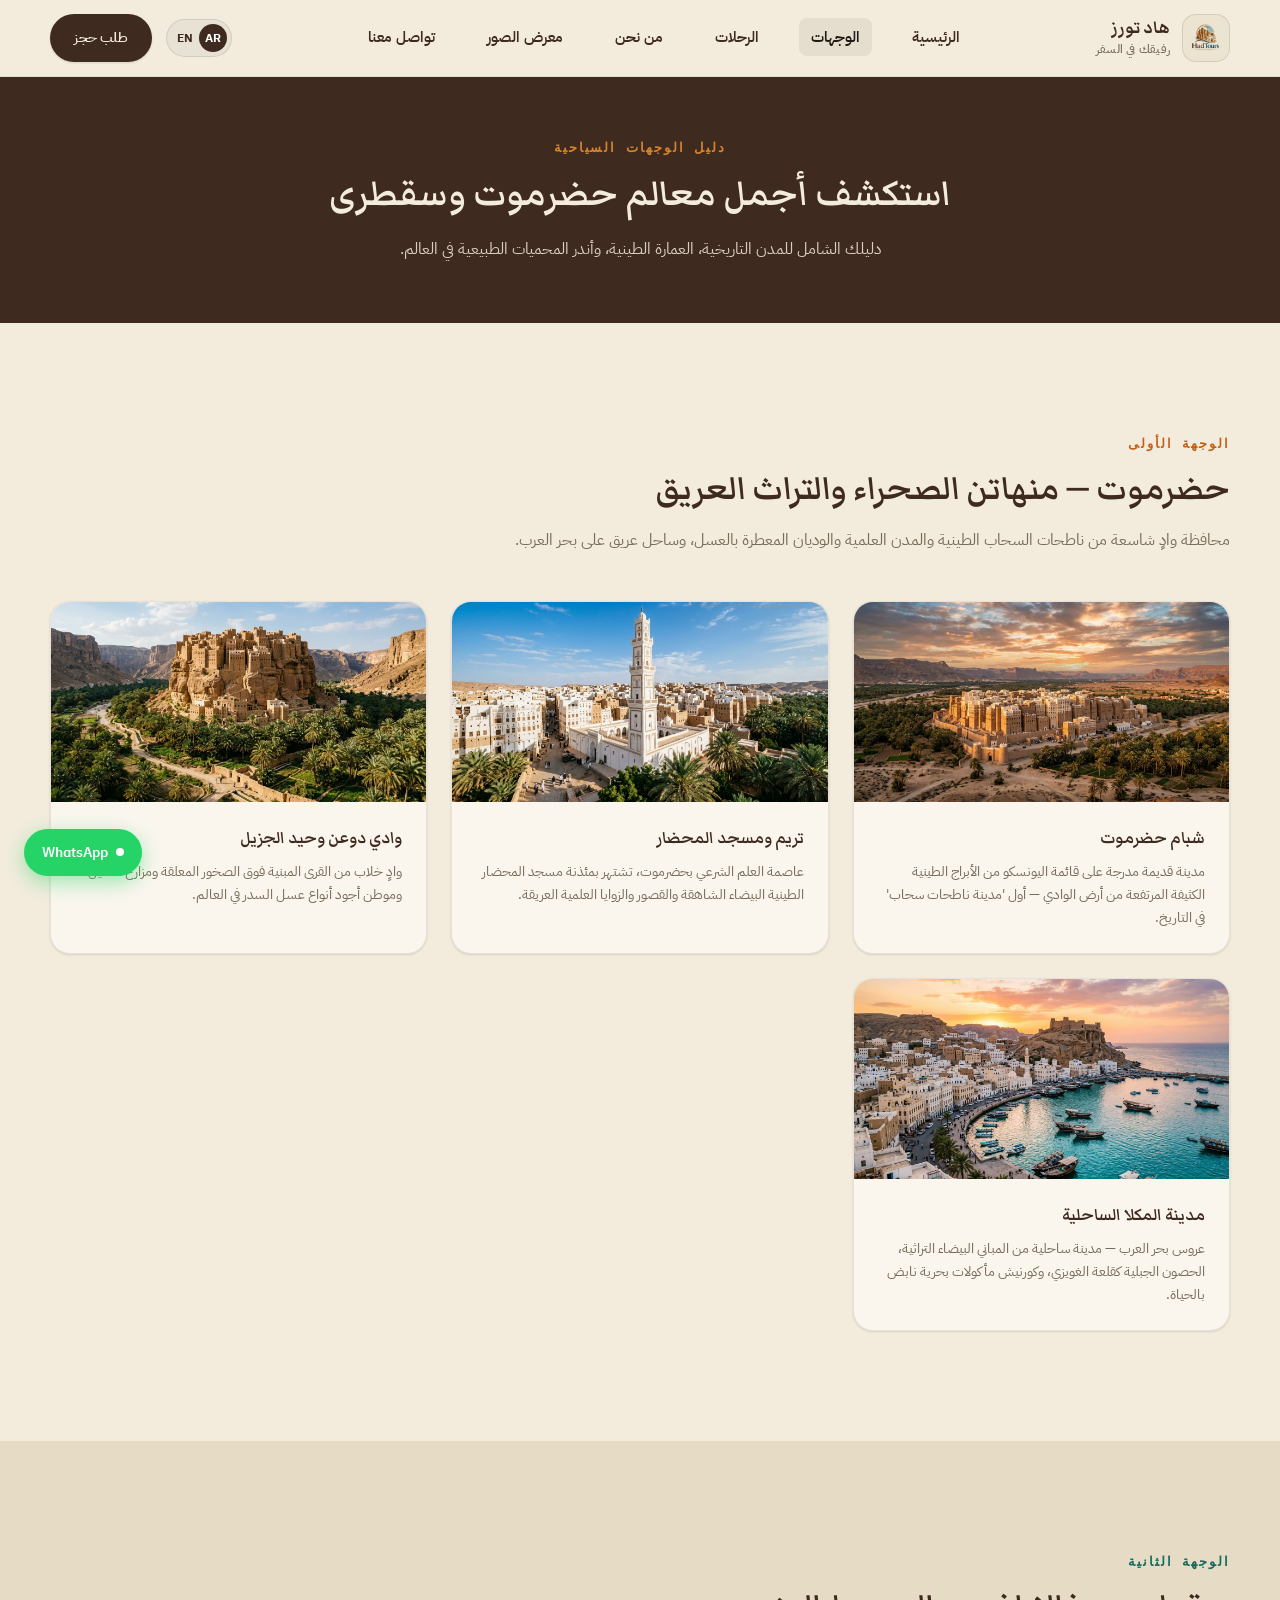
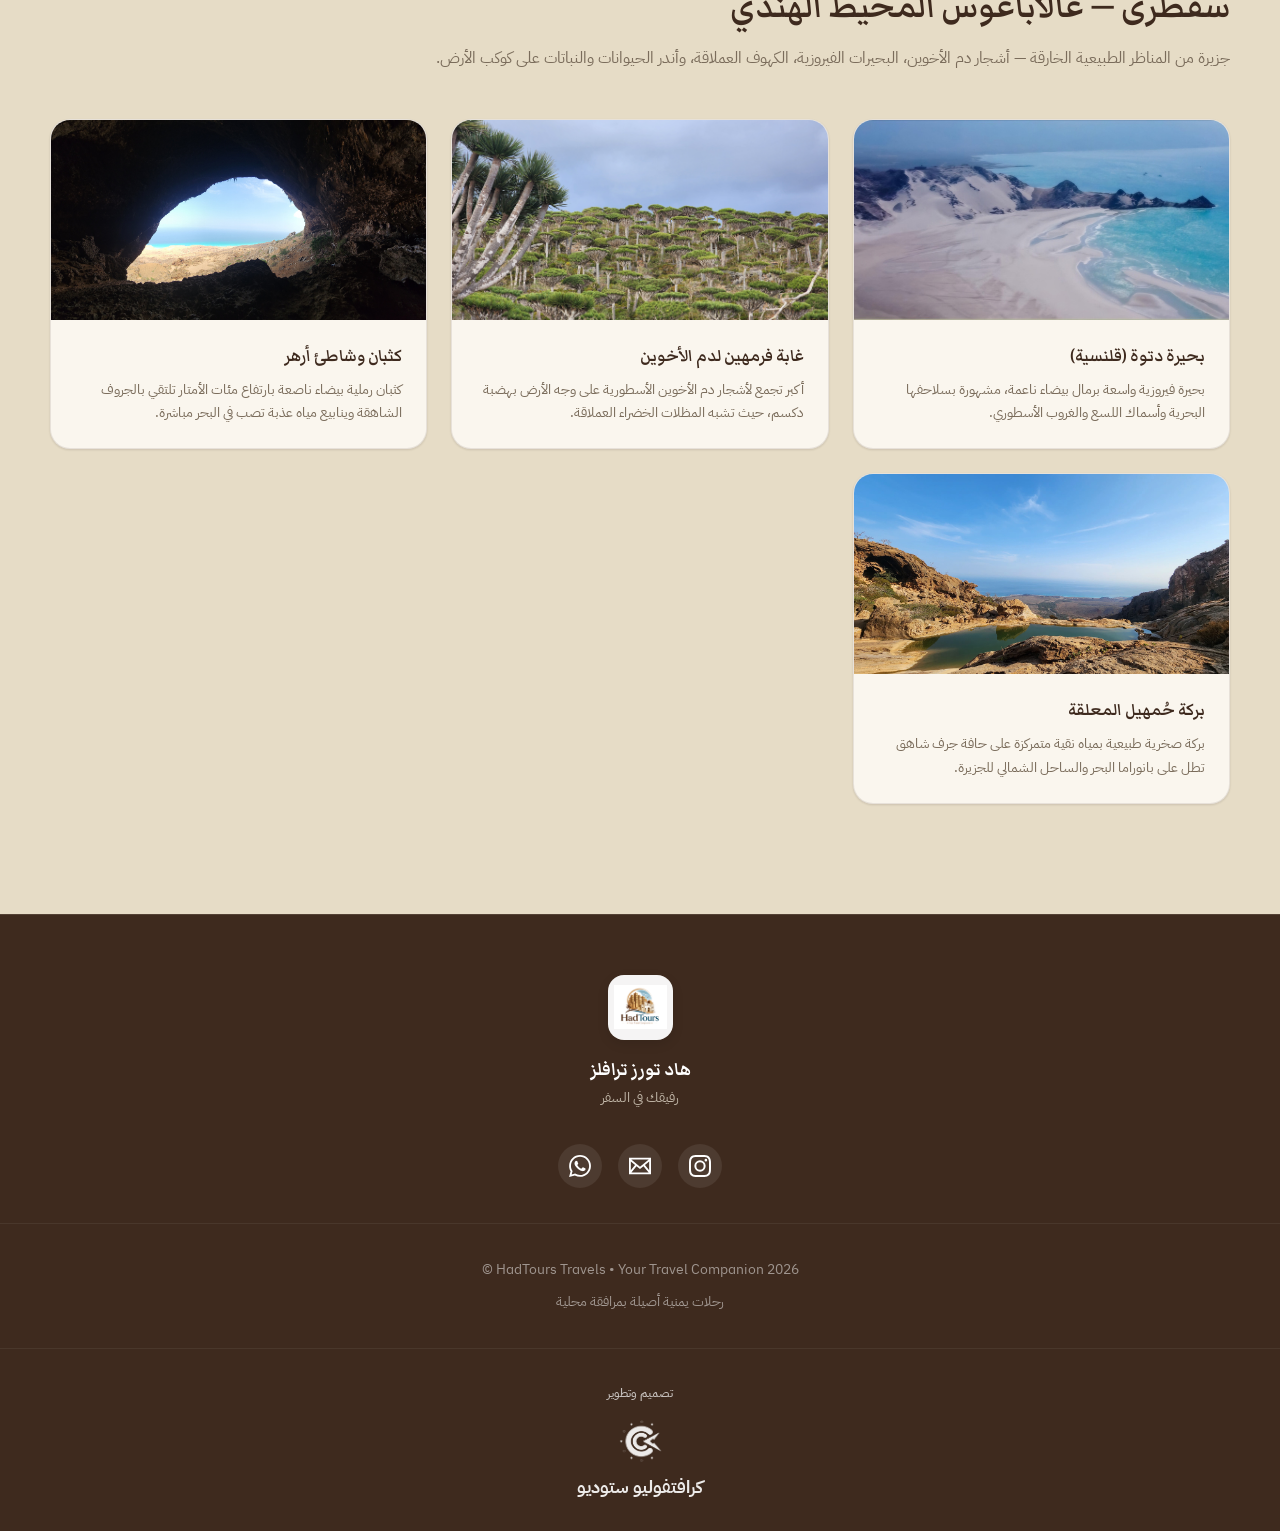
<file: pages/destinations.html>
﻿<!DOCTYPE html>
<html lang="ar" dir="rtl">
<head>
  <meta charset="UTF-8" />
  <meta name="viewport" content="width=device-width, initial-scale=1.0" />
  <link rel="icon" type="image/png" href="../images/brand/logo.png" />
  <title>Destinations Guide — HadTours Travels | دليل الوجهات: حضرموت وسقطرى</title>
  <meta name="description" content="Discover Yemen's premier travel destinations: Shibam, Tarim, Wadi Dawan, Mukalla in Hadramout, and Dragon's Blood forests, Detwah Lagoon in Socotra." />
  <link rel="stylesheet" href="../css/style.css" />
</head>
<body>

  <!-- Header -->
  <header class="site-header">
    <div class="container header-inner">
      <a href="../index.html" class="brand-link">
        <div class="brand-logo-frame"><img src="../images/brand/logo.png" alt="HadTours" class="brand-logo-img" /></div>
        <div class="brand-text-col">
          <span class="brand-name" data-ar="هاد تورز" data-en="HadTours">هاد تورز</span>
          <span class="brand-tagline" data-ar="رفيقك في السفر" data-en="Your Travel Companion">رفيقك في السفر</span>
        </div>
      </a>

      <ul class="nav-links">
        <li><a href="../index.html" class="nav-item-link" data-ar="الرئيسية" data-en="Home">الرئيسية</a></li>
        <li><a href="destinations.html" class="nav-item-link active" data-ar="الوجهات" data-en="Destinations">الوجهات</a></li>
        <li><a href="tours.html" class="nav-item-link" data-ar="الرحلات" data-en="Tours">الرحلات</a></li>
        <li><a href="about.html" class="nav-item-link" data-ar="من نحن" data-en="About Us">من نحن</a></li>
        <li><a href="gallery.html" class="nav-item-link" data-ar="معرض الصور" data-en="Gallery">معرض الصور</a></li>
        <li><a href="contact.html" class="nav-item-link" data-ar="تواصل معنا" data-en="Contact">تواصل معنا</a></li>
      </ul>

      <div class="header-actions">
        <button type="button" class="lang-switch" aria-label="Toggle language">
          <span class="lang-opt active" data-lang="ar">AR</span>
          <span class="lang-opt" data-lang="en">EN</span>
        </button>
        <a href="booking.html" class="btn btn-primary" data-ar="طلب حجز" data-en="Book Trip">طلب حجز</a>
      
        <!-- Mobile Hamburger -->
        <button type="button" class="mobile-menu-btn" aria-label="Toggle Menu">
          <span></span>
          <span></span>
          <span></span>
        </button>
      </div>
    </div>

    <div class="mobile-drawer">
      <ul class="mobile-nav-list">
        <li><a href="../index.html" class="mobile-nav-link" data-ar="الرئيسية" data-en="Home">الرئيسية</a></li>
        <li><a href="destinations.html" class="mobile-nav-link active" data-ar="الوجهات" data-en="Destinations">الوجهات</a></li>
        <li><a href="tours.html" class="mobile-nav-link" data-ar="الرحلات" data-en="Tours">الرحلات</a></li>
        <li><a href="about.html" class="mobile-nav-link" data-ar="من نحن" data-en="About Us">من نحن</a></li>
        <li><a href="gallery.html" class="mobile-nav-link" data-ar="معرض الصور" data-en="Gallery">معرض الصور</a></li>
        <li><a href="contact.html" class="mobile-nav-link" data-ar="تواصل معنا" data-en="Contact">تواصل معنا</a></li>
      </ul>
    </div>
  </header>

  <!-- Page Banner -->
  <section class="section-spacing" style="background-color: var(--color-clay); color: var(--color-paper); padding-top: 60px; padding-bottom: 60px;">
    <div class="container text-center">
      <span class="section-eyebrow" style="color: var(--color-hadramout-400);" data-ar="دليل الوجهات السياحية" data-en="Destination Guide">دليل الوجهات السياحية</span>
      <h1 style="color: var(--color-paper); font-size: 2.8rem; margin-bottom: 14px;" data-ar="استكشف أجمل معالم حضرموت وسقطرى" data-en="Explore Hadramout & Socotra Highlights">
        استكشف أجمل معالم حضرموت وسقطرى
      </h1>
      <p style="color: rgba(243,236,221,0.85); max-width: 600px; margin: 0 auto;" data-ar="دليلك الشامل للمدن التاريخية، العمارة الطينية، وأندر المحميات الطبيعية في العالم." data-en="Your comprehensive guide to ancient mud skyscraper cities, UNESCO heritage landmarks, and rare wildlife.">
        دليلك الشامل للمدن التاريخية، العمارة الطينية، وأندر المحميات الطبيعية في العالم.
      </p>
    </div>
  </section>

  <!-- ================= Destination 1: Hadramout ================= -->
  <section id="hadramout" class="section-spacing">
    <div class="container">
      <div class="section-header">
        <span class="section-eyebrow" data-ar="الوجهة الأولى" data-en="Destination 01">الوجهة الأولى</span>
        <h2 class="section-title" data-ar="حضرموت — منهاتن الصحراء والتراث العريق" data-en="Hadramout — The Manhattan of the Desert">
          حضرموت — منهاتن الصحراء والتراث العريق
        </h2>
        <p class="section-desc" data-ar="محافظة وادٍ شاسعة من ناطحات السحاب الطينية والمدن العلمية والوديان المعطرة بالعسل، وساحل عريق على بحر العرب." data-en="A vast valley province of mudbrick skyscrapers, scholarly cities, honey-scented wadis, and an Arabian Sea coastline.">
          محافظة وادٍ شاسعة من ناطحات السحاب الطينية والمدن العلمية والوديان المعطرة بالعسل، وساحل عريق على بحر العرب.
        </p>
      </div>

      <div style="display: grid; grid-template-columns: repeat(auto-fit, minmax(280px, 1fr)); gap: 24px;">
        <!-- Shibam -->
        <div style="background: var(--color-paper-light); border-radius: var(--radius-lg); overflow: hidden; border: 1px solid rgba(62,42,30,0.1); box-shadow: var(--shadow-sm);">
          <div style="height: 200px; overflow: hidden;"><img src="../images/hadramout/shibam-sunset.jpg" alt="Shibam" style="width: 100%; height: 100%; object-fit: cover;" /></div>
          <div style="padding: 24px;">
            <h3 style="font-size: 1.3rem; margin-bottom: 8px; color: var(--color-clay);" data-ar="شبام حضرموت" data-en="Shibam Hadramout">شبام حضرموت</h3>
            <p style="font-size: 0.9rem; color: var(--color-stone); line-height: 1.6;" data-ar="مدينة قديمة مدرجة على قائمة اليونسكو من الأبراج الطينية الكثيفة المرتفعة من أرض الوادي — أول 'مدينة ناطحات سحاب' في التاريخ." data-en="A UNESCO World Heritage old city of dense mudbrick tower houses rising from the valley floor — the original skyscraper city.">
              مدينة قديمة مدرجة على قائمة اليونسكو من الأبراج الطينية الكثيفة المرتفعة من أرض الوادي — أول 'مدينة ناطحات سحاب' في التاريخ.
            </p>
          </div>
        </div>

        <!-- Tarim -->
        <div style="background: var(--color-paper-light); border-radius: var(--radius-lg); overflow: hidden; border: 1px solid rgba(62,42,30,0.1); box-shadow: var(--shadow-sm);">
          <div style="height: 200px; overflow: hidden;"><img src="../images/hadramout/tarim-mosque.jpg" alt="Tarim Mosque" style="width: 100%; height: 100%; object-fit: cover;" /></div>
          <div style="padding: 24px;">
            <h3 style="font-size: 1.3rem; margin-bottom: 8px; color: var(--color-clay);" data-ar="تريم ومسجد المحضار" data-en="Tarim & Al-Mohdar Mosque">تريم ومسجد المحضار</h3>
            <p style="font-size: 0.9rem; color: var(--color-stone); line-height: 1.6;" data-ar="عاصمة العلم الشرعي بحضرموت، تشتهر بمئذنة مسجد المحضار الطينية البيضاء الشاهقة والقصور والزوايا العلمية العريقة." data-en="One of Hadramout's most important cultural and religious centers, known for Al-Mohdar Mosque and centuries of Islamic scholarship.">
              عاصمة العلم الشرعي بحضرموت، تشتهر بمئذنة مسجد المحضار الطينية البيضاء الشاهقة والقصور والزوايا العلمية العريقة.
            </p>
          </div>
        </div>

        <!-- Wadi Dawan -->
        <div style="background: var(--color-paper-light); border-radius: var(--radius-lg); overflow: hidden; border: 1px solid rgba(62,42,30,0.1); box-shadow: var(--shadow-sm);">
          <div style="height: 200px; overflow: hidden;"><img src="../images/hadramout/haid-al-jazeel.jpg" alt="Haid Al Jazeel" style="width: 100%; height: 100%; object-fit: cover;" /></div>
          <div style="padding: 24px;">
            <h3 style="font-size: 1.3rem; margin-bottom: 8px; color: var(--color-clay);" data-ar="وادي دوعن وحيد الجزيل" data-en="Wadi Dawan & Haid Al-Jazeel">وادي دوعن وحيد الجزيل</h3>
            <p style="font-size: 0.9rem; color: var(--color-stone); line-height: 1.6;" data-ar="وادٍ خلاب من القرى المبنية فوق الصخور المعلقة ومزارع النخيل، وموطن أجود أنواع عسل السدر في العالم." data-en="A dramatic valley of villages built on rocky outcrops, date palm groves, and the source of famous Sidr honey.">
              وادٍ خلاب من القرى المبنية فوق الصخور المعلقة ومزارع النخيل، وموطن أجود أنواع عسل السدر في العالم.
            </p>
          </div>
        </div>

        <!-- Mukalla -->
        <div style="background: var(--color-paper-light); border-radius: var(--radius-lg); overflow: hidden; border: 1px solid rgba(62,42,30,0.1); box-shadow: var(--shadow-sm);">
          <div style="height: 200px; overflow: hidden;"><img src="../images/hadramout/mukalla-corniche.jpg" alt="Mukalla" style="width: 100%; height: 100%; object-fit: cover;" /></div>
          <div style="padding: 24px;">
            <h3 style="font-size: 1.3rem; margin-bottom: 8px; color: var(--color-clay);" data-ar="مدينة المكلا الساحلية" data-en="Coastal Mukalla City">مدينة المكلا الساحلية</h3>
            <p style="font-size: 0.9rem; color: var(--color-stone); line-height: 1.6;" data-ar="عروس بحر العرب — مدينة ساحلية من المباني البيضاء التراثية، الحصون الجبلية كقلعة الغويزي، وكورنيش مأكولات بحرية نابض بالحياة." data-en="The Bride of the Arabian Sea — a coastal city of white heritage buildings, historic mountain forts, and a lively seafood corniche.">
              عروس بحر العرب — مدينة ساحلية من المباني البيضاء التراثية، الحصون الجبلية كقلعة الغويزي، وكورنيش مأكولات بحرية نابض بالحياة.
            </p>
          </div>
        </div>
      </div>
    </div>
  </section>

  <!-- ================= Destination 2: Socotra ================= -->
  <section id="socotra" class="section-spacing" style="background-color: var(--color-paper-dark);">
    <div class="container">
      <div class="section-header">
        <span class="section-eyebrow" style="color: var(--color-socotra-600);" data-ar="الوجهة الثانية" data-en="Destination 02">الوجهة الثانية</span>
        <h2 class="section-title" data-ar="سقطرى — غالاباغوس المحيط الهندي" data-en="Socotra — The Galápagos of the Indian Ocean">
          سقطرى — غالاباغوس المحيط الهندي
        </h2>
        <p class="section-desc" data-ar="جزيرة من المناظر الطبيعية الخارقة — أشجار دم الأخوين، البحيرات الفيروزية، الكهوف العملاقة، وأندر الحيوانات والنباتات على كوكب الأرض." data-en="An otherworldly island of dragon's blood forests, crystal-clear lagoons, limestone canyons, and endemic wildlife.">
          جزيرة من المناظر الطبيعية الخارقة — أشجار دم الأخوين، البحيرات الفيروزية، الكهوف العملاقة، وأندر الحيوانات والنباتات على كوكب الأرض.
        </p>
      </div>

      <div style="display: grid; grid-template-columns: repeat(auto-fit, minmax(280px, 1fr)); gap: 24px;">
        <!-- Detwah -->
        <div style="background: var(--color-paper-light); border-radius: var(--radius-lg); overflow: hidden; border: 1px solid rgba(62,42,30,0.1); box-shadow: var(--shadow-sm);">
          <div style="height: 200px; overflow: hidden;"><img src="../images/socotra/cover-detwah.jpg" alt="Detwah Lagoon" style="width: 100%; height: 100%; object-fit: cover;" /></div>
          <div style="padding: 24px;">
            <h3 style="font-size: 1.3rem; margin-bottom: 8px; color: var(--color-clay);" data-ar="بحيرة دتوة (قلنسية)" data-en="Detwah Lagoon (Qalansyia)">بحيرة دتوة (قلنسية)</h3>
            <p style="font-size: 0.9rem; color: var(--color-stone); line-height: 1.6;" data-ar="بحيرة فيروزية واسعة برمال بيضاء ناعمة، مشهورة بسلاحفها البحرية وأسماك اللسع والغروب الأسطوري." data-en="A vast turquoise lagoon with powder-white sand, famous for sea turtles, marine life, and unforgettable sunsets.">
              بحيرة فيروزية واسعة برمال بيضاء ناعمة، مشهورة بسلاحفها البحرية وأسماك اللسع والغروب الأسطوري.
            </p>
          </div>
        </div>

        <!-- Firmihin -->
        <div style="background: var(--color-paper-light); border-radius: var(--radius-lg); overflow: hidden; border: 1px solid rgba(62,42,30,0.1); box-shadow: var(--shadow-sm);">
          <div style="height: 200px; overflow: hidden;"><img src="../images/socotra/dragon-blood-trees.jpg" alt="Firmihin Dragon Forest" style="width: 100%; height: 100%; object-fit: cover;" /></div>
          <div style="padding: 24px;">
            <h3 style="font-size: 1.3rem; margin-bottom: 8px; color: var(--color-clay);" data-ar="غابة فرمهين لدم الأخوين" data-en="Firmihin Dragon's Blood Forest">غابة فرمهين لدم الأخوين</h3>
            <p style="font-size: 0.9rem; color: var(--color-stone); line-height: 1.6;" data-ar="أكبر تجمع لأشجار دم الأخوين الأسطورية على وجه الأرض بهضبة دكسم، حيث تشبه المظلات الخضراء العملاقة." data-en="The densest concentration of Dragon's Blood Trees on Earth in Diksam Plateau, ancient trees resembling giant green mushrooms.">
              أكبر تجمع لأشجار دم الأخوين الأسطورية على وجه الأرض بهضبة دكسم، حيث تشبه المظلات الخضراء العملاقة.
            </p>
          </div>
        </div>

        <!-- Arher -->
        <div style="background: var(--color-paper-light); border-radius: var(--radius-lg); overflow: hidden; border: 1px solid rgba(62,42,30,0.1); box-shadow: var(--shadow-sm);">
          <div style="height: 200px; overflow: hidden;"><img src="../images/socotra/arher-dunes.jpg" alt="Arher Dunes" style="width: 100%; height: 100%; object-fit: cover;" /></div>
          <div style="padding: 24px;">
            <h3 style="font-size: 1.3rem; margin-bottom: 8px; color: var(--color-clay);" data-ar="كثبان وشاطئ أرهر" data-en="Arher Sand Dunes & Beach">كثبان وشاطئ أرهر</h3>
            <p style="font-size: 0.9rem; color: var(--color-stone); line-height: 1.6;" data-ar="كثبان رملية بيضاء ناصعة بارتفاع مئات الأمتار تلتقي بالجروف الشاهقة وينابيع مياه عذبة تصب في البحر مباشرة." data-en="Towering white sand dunes where high coastal cliffs meet the ocean with fresh water springs flowing onto the beach.">
              كثبان رملية بيضاء ناصعة بارتفاع مئات الأمتار تلتقي بالجروف الشاهقة وينابيع مياه عذبة تصب في البحر مباشرة.
            </p>
          </div>
        </div>

        <!-- Homhil -->
        <div style="background: var(--color-paper-light); border-radius: var(--radius-lg); overflow: hidden; border: 1px solid rgba(62,42,30,0.1); box-shadow: var(--shadow-sm);">
          <div style="height: 200px; overflow: hidden;"><img src="../images/socotra/homhil-pool.jpg" alt="Homhil Pool" style="width: 100%; height: 100%; object-fit: cover;" /></div>
          <div style="padding: 24px;">
            <h3 style="font-size: 1.3rem; margin-bottom: 8px; color: var(--color-clay);" data-ar="بركة حُمهيل المعلقة" data-en="Homhil Natural Infinity Pool">بركة حُمهيل المعلقة</h3>
            <p style="font-size: 0.9rem; color: var(--color-stone); line-height: 1.6;" data-ar="بركة صخرية طبيعية بمياه نقية متمركزة على حافة جرف شاهق تطل على بانوراما البحر والساحل الشمالي للجزيرة." data-en="A natural rock infinity pool perched on a cliff edge overlooking panoramic views of the northern coastline and sea.">
              بركة صخرية طبيعية بمياه نقية متمركزة على حافة جرف شاهق تطل على بانوراما البحر والساحل الشمالي للجزيرة.
            </p>
          </div>
        </div>
      </div>
    </div>
  </section>

  <!-- Footer -->
  <footer class="site-footer" style="text-align: center; padding: 60px 0 30px;">
  <div class="container" style="display: flex; flex-direction: column; align-items: center; gap: 30px;">
    
    <!-- Logo & Brand -->
    <a href="../index.html" style="display: flex; flex-direction: column; align-items: center; gap: 12px; text-decoration: none;">
      <div style="width: 65px; height: 65px; background: rgba(255,255,255,0.95); border-radius: 16px; padding: 6px; box-shadow: 0 4px 12px rgba(0,0,0,0.1);">
        <img src="../images/brand/logo.png" alt="HadTours" style="width: 100%; height: 100%; object-fit: contain;" />
      </div>
      <div>
        <div style="font-family: var(--font-display-ar); font-size: 1.4rem; font-weight: 700; color: #FFFFFF;" data-ar="هاد تورز ترافلز" data-en="HadTours Travels">هاد تورز ترافلز</div>
        <div style="font-size: 0.85rem; color: rgba(243, 236, 221, 0.7);" data-ar="رفيقك في السفر" data-en="Your Travel Companion">رفيقك في السفر</div>
      </div>
    </a>
    
    <!-- Social Icons -->
    <div style="display: flex; gap: 16px; justify-content: center; margin-top: 5px;">
      <a href="https://www.instagram.com/toursyemen" target="_blank" rel="noopener" class="footer-social-icon" aria-label="Instagram">
        <svg width="22" height="22" fill="currentColor" viewBox="0 0 24 24"><path d="M12 2.163c3.204 0 3.584.012 4.85.07 3.252.148 4.771 1.691 4.919 4.919.058 1.265.069 1.645.069 4.849 0 3.205-.012 3.584-.069 4.849-.149 3.225-1.664 4.771-4.919 4.919-1.266.058-1.644.07-4.85.07-3.204 0-3.584-.012-4.849-.07-3.26-.149-4.771-1.699-4.919-4.92-.058-1.265-.07-1.644-.07-4.849 0-3.204.013-3.583.07-4.849.149-3.227 1.664-4.771 4.919-4.919 1.266-.057 1.645-.069 4.849-.069zM12 0C8.741 0 8.333.014 7.053.072 2.695.272.273 2.69.073 7.052.014 8.333 0 8.741 0 12c0 3.259.014 3.668.072 4.948.2 4.358 2.618 6.78 6.98 6.98C8.333 23.986 8.741 24 12 24c3.259 0 3.668-.014 4.948-.072 4.354-.2 6.782-2.618 6.979-6.98.059-1.28.073-1.689.073-4.948 0-3.259-.014-3.667-.072-4.947-.196-4.354-2.617-6.78-6.979-6.98C15.668.014 15.259 0 12 0zm0 5.838a6.162 6.162 0 100 12.324 6.162 6.162 0 000-12.324zM12 16a4 4 0 110-8 4 4 0 010 8zm6.406-11.845a1.44 1.44 0 100 2.881 1.44 1.44 0 000-2.881z"/></svg>
      </a>
      <a href="mailto:hadtourstravels@gmail.com" class="footer-social-icon" aria-label="Email">
        <svg width="22" height="22" fill="currentColor" viewBox="0 0 24 24"><path d="M0 3v18h24v-18h-24zm6.623 7.928l-4.623 5.712v-9.458l4.623 3.746zm-4.141-5.928h19.035l-9.517 7.713-9.518-7.713zm5.694 7.188l3.824 3.099 3.83-3.104 5.612 6.817h-18.779l5.513-6.812zm9.208-1.264l4.616-3.741v9.348l-4.616-5.607z"/></svg>
      </a>
      <a href="https://wa.me/967778889066" target="_blank" rel="noopener" class="footer-social-icon" aria-label="WhatsApp">
        <svg width="22" height="22" fill="currentColor" viewBox="0 0 24 24"><path d="M.057 24l1.687-6.163c-1.041-1.804-1.588-3.849-1.587-5.946.003-6.556 5.338-11.891 11.893-11.891 3.181.001 6.167 1.24 8.413 3.488 2.245 2.248 3.481 5.236 3.48 8.414-.003 6.557-5.338 11.892-11.893 11.892-1.99-.001-3.951-.5-5.688-1.448l-6.305 1.654zm6.597-3.807c1.676.995 3.276 1.591 5.392 1.592 5.448 0 9.886-4.434 9.889-9.885.002-5.462-4.415-9.89-9.881-9.892-5.452 0-9.887 4.434-9.889 9.884-.001 2.225.651 3.891 1.746 5.634l-.999 3.648 3.742-.981zm11.387-5.464c-.074-.124-.272-.198-.57-.347-.297-.149-1.758-.868-2.031-.967-.272-.099-.47-.149-.669.149-.198.297-.768.967-.941 1.165-.173.198-.347.223-.644.074-.297-.149-1.255-.462-2.39-1.475-.883-.788-1.48-1.761-1.653-2.059-.173-.297-.018-.458.13-.606.134-.133.297-.347.446-.521.151-.172.2-.296.3-.495.099-.198.05-.372-.025-.521-.075-.148-.669-1.611-.916-2.206-.242-.579-.487-.501-.669-.51l-.57-.01c-.198 0-.52.074-.792.372s-1.04 1.016-1.04 2.479 1.065 2.876 1.213 3.074c.149.198 2.095 3.2 5.076 4.487.709.306 1.263.489 1.694.626.712.226 1.36.194 1.872.118.571-.085 1.758-.719 2.006-1.413.248-.695.248-1.29.173-1.414z"/></svg>
      </a>
    </div>

  </div>

  <div style="width: 100%; border-top: 1px solid rgba(255,255,255,0.06); margin: 35px 0;"></div>

  <div class="container" style="display: flex; flex-direction: column; align-items: center; gap: 10px;">
    <span style="font-size: 0.85rem; color: rgba(255,255,255,0.5);">HadTours Travels • Your Travel Companion 2026 ©</span>
    <span data-ar="رحلات يمنية أصيلة بمرافقة محلية" data-en="Authentic Yemeni Journeys with local guidance" style="font-size: 0.85rem; color: rgba(255,255,255,0.5);">رحلات يمنية أصيلة بمرافقة محلية</span>
  </div>

  <div style="width: 100%; border-top: 1px solid rgba(255,255,255,0.06); margin: 35px 0;"></div>

  <div class="container" style="display: flex; flex-direction: column; align-items: center; gap: 15px;">
    <span style="font-size: 0.75rem; font-weight: 500; color: rgba(255,255,255,0.7);" data-ar="تصميم وتطوير" data-en="Designed & Developed by">تصميم وتطوير</span>
    <a href="https://craftfoliostudio4.github.io/Officialwebsite/" target="_blank" rel="noopener" style="display: flex; flex-direction: column; align-items: center; gap: 10px; text-decoration: none; color: #FFFFFF; opacity: 0.9; transition: opacity 0.3s;" onmouseover="this.style.opacity='1'" onmouseout="this.style.opacity='0.9'">
      <div style="width: 45px; height: 45px; display: flex; align-items: center; justify-content: center; filter: brightness(0) invert(1);">
        <img src="../images/brand/craftfolio-logo-dark.png" alt="Craftfolio Studio Logo" style="width: 100%; height: 100%; object-fit: contain;" />
      </div>
      <span style="font-size: 1.1rem; font-weight: 700;" data-ar="كرافتفوليو ستوديو" data-en="Craftfolio Studio">كرافتفوليو ستوديو</span>
    </a>
  </div>
</footer>

  <a href="https://wa.me/967778889066" target="_blank" rel="noopener" class="floating-whatsapp-btn" aria-label="WhatsApp Contact">
    <span class="whatsapp-pulse-dot"></span><span>WhatsApp</span>
  </a>

  <script src="../js/main.js"></script>
</body>
</html>
</file>
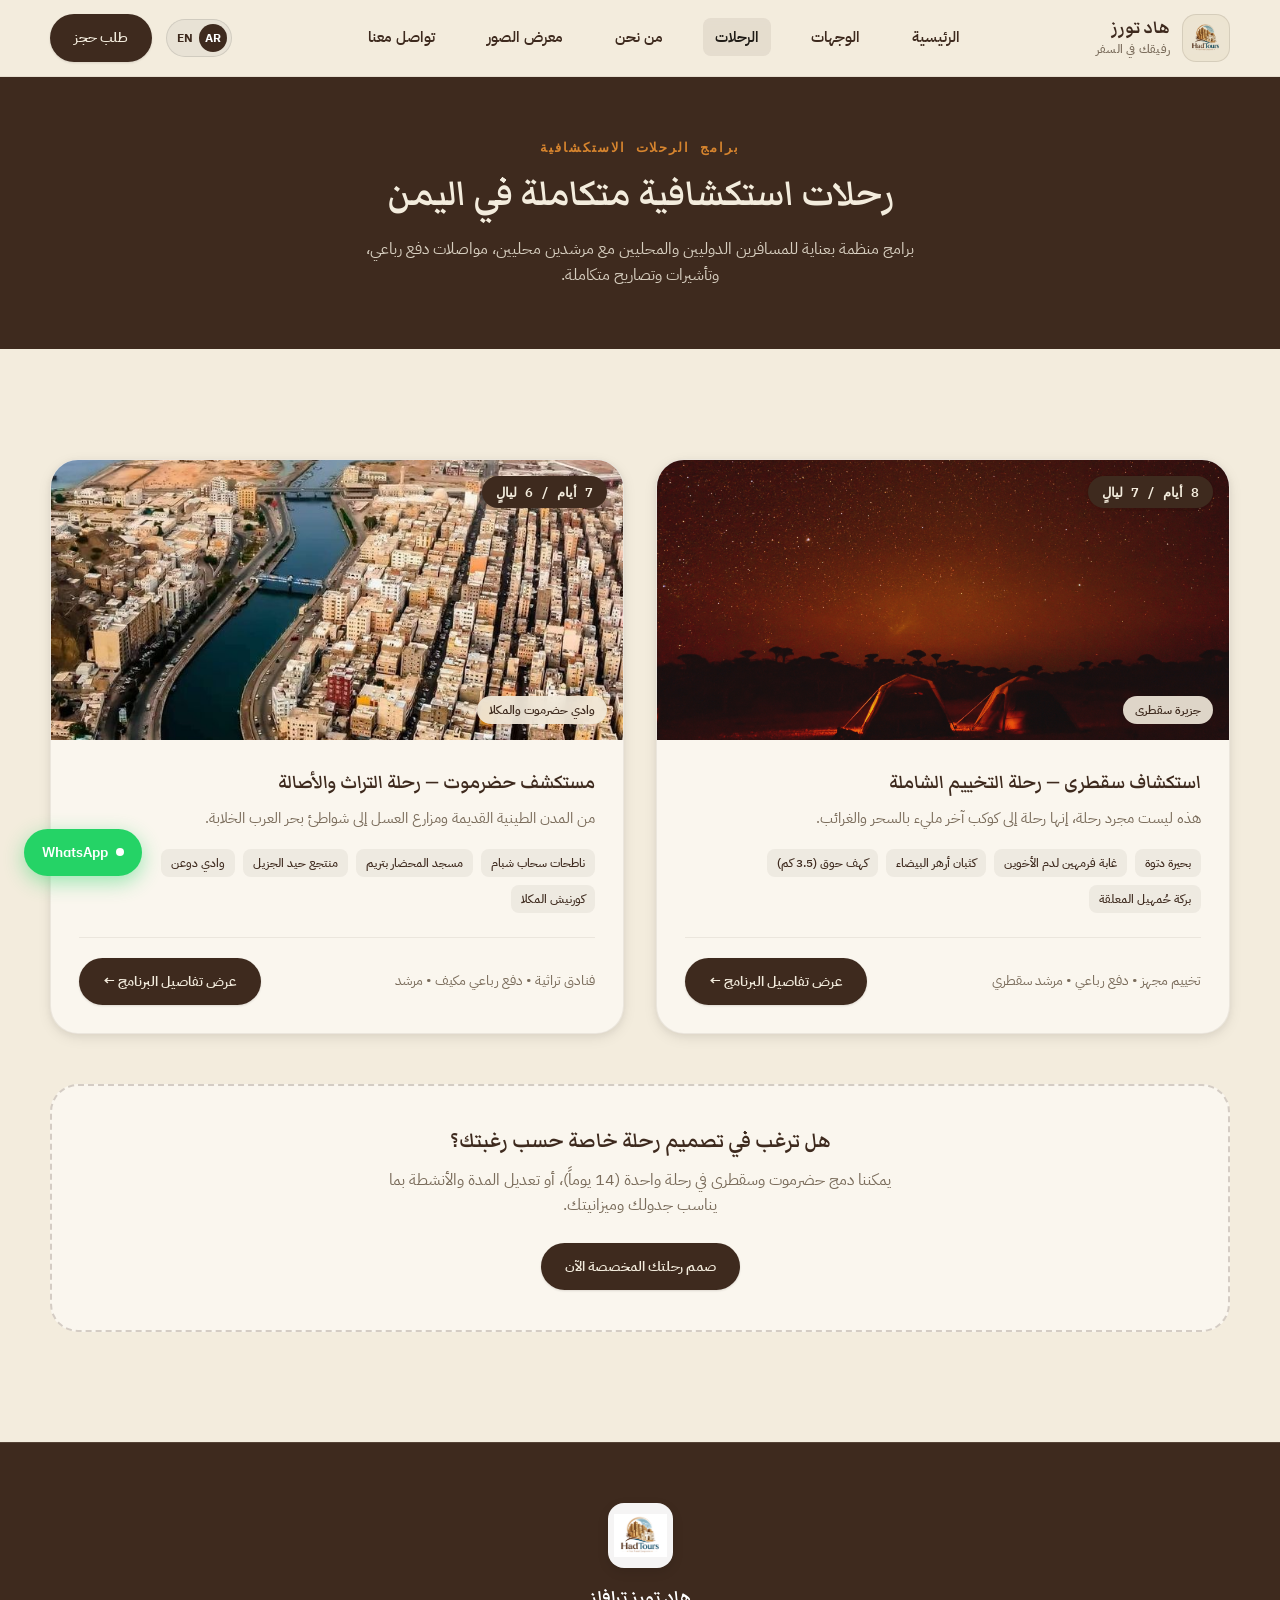
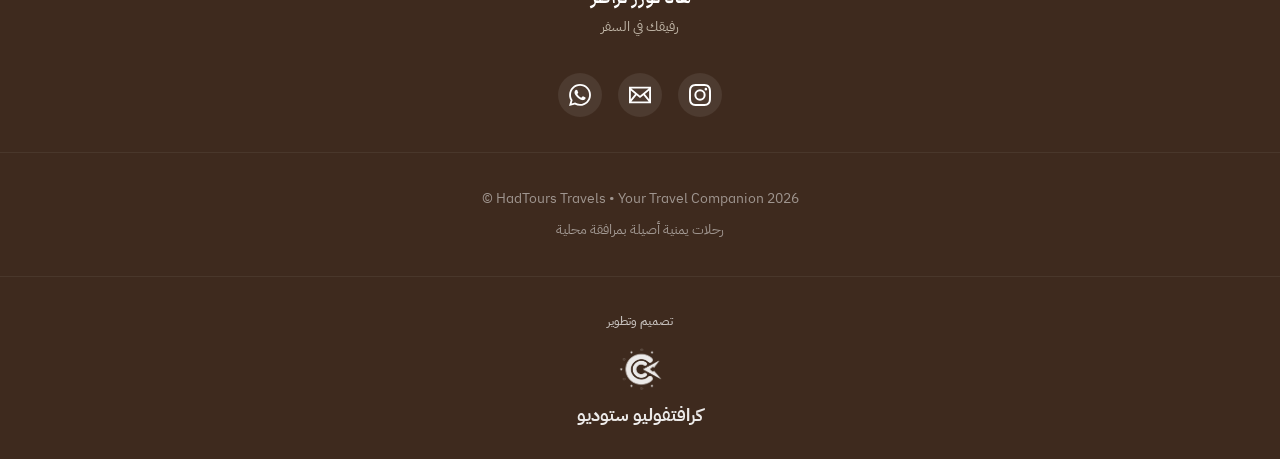
<file: pages/tours.html>
﻿<!DOCTYPE html>
<html lang="ar" dir="rtl">
<head>
  <meta charset="UTF-8" />
  <meta name="viewport" content="width=device-width, initial-scale=1.0" />
  <link rel="icon" type="image/png" href="../images/brand/logo.png" />
  <title>Guided Tours & Expeditions — HadTours Travels | برامج الرحلات السياحية</title>
  <meta name="description" content="Explore our guided expeditions to Socotra and Hadramout. Private and small-group tours tailored for international travelers." />
  <link rel="stylesheet" href="../css/style.css" />
</head>
<body>

  <!-- Header -->
  <header class="site-header">
    <div class="container header-inner">
      <a href="../index.html" class="brand-link">
        <div class="brand-logo-frame">
          <img src="../images/brand/logo.png" alt="HadTours Logo" class="brand-logo-img" />
        </div>
        <div class="brand-text-col">
          <span class="brand-name" data-ar="هاد تورز" data-en="HadTours">هاد تورز</span>
          <span class="brand-tagline" data-ar="رفيقك في السفر" data-en="Your Travel Companion">رفيقك في السفر</span>
        </div>
      </a>

      <ul class="nav-links">
        <li><a href="../index.html" class="nav-item-link" data-ar="الرئيسية" data-en="Home">الرئيسية</a></li>
        <li><a href="destinations.html" class="nav-item-link" data-ar="الوجهات" data-en="Destinations">الوجهات</a></li>
        <li><a href="tours.html" class="nav-item-link active" data-ar="الرحلات" data-en="Tours">الرحلات</a></li>
        <li><a href="about.html" class="nav-item-link" data-ar="من نحن" data-en="About Us">من نحن</a></li>
        <li><a href="gallery.html" class="nav-item-link" data-ar="معرض الصور" data-en="Gallery">معرض الصور</a></li>
        <li><a href="contact.html" class="nav-item-link" data-ar="تواصل معنا" data-en="Contact">تواصل معنا</a></li>
      </ul>

      <div class="header-actions">
        <button type="button" class="lang-switch" aria-label="Toggle language">
          <span class="lang-opt active" data-lang="ar">AR</span>
          <span class="lang-opt" data-lang="en">EN</span>
        </button>
        <a href="booking.html" class="btn btn-primary" data-ar="طلب حجز" data-en="Book Trip">طلب حجز</a>
      
        <!-- Mobile Hamburger -->
        <button type="button" class="mobile-menu-btn" aria-label="Toggle Menu">
          <span></span>
          <span></span>
          <span></span>
        </button>
      </div>
    </div>

    <div class="mobile-drawer">
      <ul class="mobile-nav-list">
        <li><a href="../index.html" class="mobile-nav-link" data-ar="الرئيسية" data-en="Home">الرئيسية</a></li>
        <li><a href="destinations.html" class="mobile-nav-link" data-ar="الوجهات" data-en="Destinations">الوجهات</a></li>
        <li><a href="tours.html" class="mobile-nav-link active" data-ar="الرحلات" data-en="Tours">الرحلات</a></li>
        <li><a href="about.html" class="mobile-nav-link" data-ar="من نحن" data-en="About Us">من نحن</a></li>
        <li><a href="gallery.html" class="mobile-nav-link" data-ar="معرض الصور" data-en="Gallery">معرض الصور</a></li>
        <li><a href="contact.html" class="mobile-nav-link" data-ar="تواصل معنا" data-en="Contact">تواصل معنا</a></li>
      </ul>
    </div>
  </header>

  <!-- Page Banner -->
  <section class="section-spacing" style="background-color: var(--color-clay); color: var(--color-paper); padding-top: 60px; padding-bottom: 60px;">
    <div class="container text-center">
      <span class="section-eyebrow" style="color: var(--color-hadramout-400);" data-ar="برامج الرحلات الاستكشافية" data-en="Guided Expeditions">برامج الرحلات الاستكشافية</span>
      <h1 style="color: var(--color-paper); font-size: 2.8rem; margin-bottom: 14px;" data-ar="رحلات استكشافية متكاملة في اليمن" data-en="Authentic Expeditions Across Yemen">
        رحلات استكشافية متكاملة في اليمن
      </h1>
      <p style="color: rgba(243,236,221,0.85); max-width: 600px; margin: 0 auto;" data-ar="برامج منظمة بعناية للمسافرين الدوليين والمحليين مع مرشدين محليين، مواصلات دفع رباعي، وتأشيرات وتصاريح متكاملة." data-en="Carefully organized journeys for international travelers, complete with local guides, private 4x4s, and full visa support.">
        برامج منظمة بعناية للمسافرين الدوليين والمحليين مع مرشدين محليين، مواصلات دفع رباعي، وتأشيرات وتصاريح متكاملة.
      </p>
    </div>
  </section>

  <!-- Tours Grid -->
  <section class="section-spacing">
    <div class="container">
      <div class="tours-grid">
        <!-- Socotra Tour -->
        <article class="tour-card">
          <div class="tour-card-media">
            <img src="../images/استكشاف سقطرى — رحلة التخييم الشاملة.jpg" alt="Socotra 8 Days" class="tour-card-img" />
            <span class="tour-card-duration-badge" data-ar="8 أيام / 7 ليالٍ" data-en="8 Days / 7 Nights">8 أيام / 7 ليالٍ</span>
            <span class="tour-card-dest-tag" data-ar="جزيرة سقطرى" data-en="Socotra Island">جزيرة سقطرى</span>
          </div>
          <div class="tour-card-body">
            <h3 class="tour-card-title" data-ar="استكشاف سقطرى — رحلة التخييم الشاملة" data-en="Explore Socotra — 8-Day Camping Expedition">
              استكشاف سقطرى — رحلة التخييم الشاملة
            </h3>
            <p class="tour-card-tagline" data-ar="هذه ليست مجرد رحلة، إنها رحلة إلى كوكب آخر مليء بالسحر والغرائب." data-en="This is more than just a trip; it's a journey to another planet.">
              هذه ليست مجرد رحلة، إنها رحلة إلى كوكب آخر مليء بالسحر والغرائب.
            </p>
            <ul class="tour-card-highlights">
              <li class="tour-card-highlight-chip" data-ar="بحيرة دتوة" data-en="Detwah Lagoon">بحيرة دتوة</li>
              <li class="tour-card-highlight-chip" data-ar="غابة فرمهين لدم الأخوين" data-en="Firmihin Dragon Forest">غابة فرمهين لدم الأخوين</li>
              <li class="tour-card-highlight-chip" data-ar="كثبان أرهر البيضاء" data-en="Arher Sand Dunes">كثبان أرهر البيضاء</li>
              <li class="tour-card-highlight-chip" data-ar="كهف حوق (3.5 كم)" data-en="Hoq Cave">كهف حوق (3.5 كم)</li>
              <li class="tour-card-highlight-chip" data-ar="بركة حُمهيل المعلقة" data-en="Homhil Pool">بركة حُمهيل المعلقة</li>
            </ul>
            <div class="tour-card-footer">
              <span style="font-size: 0.85rem; color: var(--color-stone);" data-ar="تخييم مجهز • دفع رباعي • مرشد سقطري" data-en="Camping • 4x4 • Socotri Guide">
                تخييم مجهز • دفع رباعي • مرشد سقطري
              </span>
              <a href="tour-socotra.html" class="btn btn-primary" data-ar="عرض تفاصيل البرنامج ←" data-en="View Itinerary →">عرض تفاصيل البرنامج ←</a>
            </div>
          </div>
        </article>

        <!-- Hadramout Tour -->
        <article class="tour-card">
          <div class="tour-card-media">
            <img src="../images/مستكشف حضرموت — رحلة التراث والأصالة.jpeg" alt="Hadramout 7 Days" class="tour-card-img" />
            <span class="tour-card-duration-badge" data-ar="7 أيام / 6 ليالٍ" data-en="7 Days / 6 Nights">7 أيام / 6 ليالٍ</span>
            <span class="tour-card-dest-tag" data-ar="وادي حضرموت والمكلا" data-en="Hadramout Valley & Coast">وادي حضرموت والمكلا</span>
          </div>
          <div class="tour-card-body">
            <h3 class="tour-card-title" data-ar="مستكشف حضرموت — رحلة التراث والأصالة" data-en="Hadramout Explorer — 7-Day Heritage Journey">
              مستكشف حضرموت — رحلة التراث والأصالة
            </h3>
            <p class="tour-card-tagline" data-ar="من المدن الطينية القديمة ومزارع العسل إلى شواطئ بحر العرب الخلابة." data-en="From ancient mudbrick cities and Sidr honey valleys to the Arabian Sea coast.">
              من المدن الطينية القديمة ومزارع العسل إلى شواطئ بحر العرب الخلابة.
            </p>
            <ul class="tour-card-highlights">
              <li class="tour-card-highlight-chip" data-ar="ناطحات سحاب شبام" data-en="Shibam Skyscrapers">ناطحات سحاب شبام</li>
              <li class="tour-card-highlight-chip" data-ar="مسجد المحضار بتريم" data-en="Tarim Heritage">مسجد المحضار بتريم</li>
              <li class="tour-card-highlight-chip" data-ar="منتجع حيد الجزيل" data-en="Haid Al-Jazeel Resort">منتجع حيد الجزيل</li>
              <li class="tour-card-highlight-chip" data-ar="وادي دوعن" data-en="Wadi Dawan Honey">وادي دوعن</li>
              <li class="tour-card-highlight-chip" data-ar="كورنيش المكلا" data-en="Mukalla Sea Port">كورنيش المكلا</li>
            </ul>
            <div class="tour-card-footer">
              <span style="font-size: 0.85rem; color: var(--color-stone);" data-ar="فنادق تراثية • دفع رباعي مكيف • مرشد" data-en="Heritage Hotels • AC 4x4 • Guide">
                فنادق تراثية • دفع رباعي مكيف • مرشد
              </span>
              <a href="tour-hadramout.html" class="btn btn-primary" data-ar="عرض تفاصيل البرنامج ←" data-en="View Itinerary →">عرض تفاصيل البرنامج ←</a>
            </div>
          </div>
        </article>
      </div>

      <!-- Custom Tour Box -->
      <div style="margin-top: 50px; background: var(--color-paper-light); border-radius: var(--radius-xl); border: 2px dashed rgba(62,42,30,0.2); padding: 40px; text-align: center;">
        <h3 style="font-size: 1.6rem; color: var(--color-clay); margin-bottom: 10px;" data-ar="هل ترغب في تصميم رحلة خاصة حسب رغبتك؟" data-en="Looking for a Tailor-Made Private Tour?">
          هل ترغب في تصميم رحلة خاصة حسب رغبتك؟
        </h3>
        <p style="color: var(--color-stone); max-width: 540px; margin: 0 auto 24px auto;" data-ar="يمكننا دمج حضرموت وسقطرى في رحلة واحدة (14 يوماً)، أو تعديل المدة والأنشطة بما يناسب جدولك وميزانيتك." data-en="We can combine Hadramout and Socotra into a 14-day grand expedition or customize any dates, activities, and group sizes for you.">
          يمكننا دمج حضرموت وسقطرى في رحلة واحدة (14 يوماً)، أو تعديل المدة والأنشطة بما يناسب جدولك وميزانيتك.
        </p>
        <a href="booking.html" class="btn btn-primary" data-ar="صمم رحلتك المخصصة الآن" data-en="Plan Your Custom Itinerary">صمم رحلتك المخصصة الآن</a>
      </div>
    </div>
  </section>

  <!-- Footer -->
  <footer class="site-footer" style="text-align: center; padding: 60px 0 30px;">
  <div class="container" style="display: flex; flex-direction: column; align-items: center; gap: 30px;">
    
    <!-- Logo & Brand -->
    <a href="../index.html" style="display: flex; flex-direction: column; align-items: center; gap: 12px; text-decoration: none;">
      <div style="width: 65px; height: 65px; background: rgba(255,255,255,0.95); border-radius: 16px; padding: 6px; box-shadow: 0 4px 12px rgba(0,0,0,0.1);">
        <img src="../images/brand/logo.png" alt="HadTours" style="width: 100%; height: 100%; object-fit: contain;" />
      </div>
      <div>
        <div style="font-family: var(--font-display-ar); font-size: 1.4rem; font-weight: 700; color: #FFFFFF;" data-ar="هاد تورز ترافلز" data-en="HadTours Travels">هاد تورز ترافلز</div>
        <div style="font-size: 0.85rem; color: rgba(243, 236, 221, 0.7);" data-ar="رفيقك في السفر" data-en="Your Travel Companion">رفيقك في السفر</div>
      </div>
    </a>
    
    <!-- Social Icons -->
    <div style="display: flex; gap: 16px; justify-content: center; margin-top: 5px;">
      <a href="https://www.instagram.com/toursyemen" target="_blank" rel="noopener" class="footer-social-icon" aria-label="Instagram">
        <svg width="22" height="22" fill="currentColor" viewBox="0 0 24 24"><path d="M12 2.163c3.204 0 3.584.012 4.85.07 3.252.148 4.771 1.691 4.919 4.919.058 1.265.069 1.645.069 4.849 0 3.205-.012 3.584-.069 4.849-.149 3.225-1.664 4.771-4.919 4.919-1.266.058-1.644.07-4.85.07-3.204 0-3.584-.012-4.849-.07-3.26-.149-4.771-1.699-4.919-4.92-.058-1.265-.07-1.644-.07-4.849 0-3.204.013-3.583.07-4.849.149-3.227 1.664-4.771 4.919-4.919 1.266-.057 1.645-.069 4.849-.069zM12 0C8.741 0 8.333.014 7.053.072 2.695.272.273 2.69.073 7.052.014 8.333 0 8.741 0 12c0 3.259.014 3.668.072 4.948.2 4.358 2.618 6.78 6.98 6.98C8.333 23.986 8.741 24 12 24c3.259 0 3.668-.014 4.948-.072 4.354-.2 6.782-2.618 6.979-6.98.059-1.28.073-1.689.073-4.948 0-3.259-.014-3.667-.072-4.947-.196-4.354-2.617-6.78-6.979-6.98C15.668.014 15.259 0 12 0zm0 5.838a6.162 6.162 0 100 12.324 6.162 6.162 0 000-12.324zM12 16a4 4 0 110-8 4 4 0 010 8zm6.406-11.845a1.44 1.44 0 100 2.881 1.44 1.44 0 000-2.881z"/></svg>
      </a>
      <a href="mailto:hadtourstravels@gmail.com" class="footer-social-icon" aria-label="Email">
        <svg width="22" height="22" fill="currentColor" viewBox="0 0 24 24"><path d="M0 3v18h24v-18h-24zm6.623 7.928l-4.623 5.712v-9.458l4.623 3.746zm-4.141-5.928h19.035l-9.517 7.713-9.518-7.713zm5.694 7.188l3.824 3.099 3.83-3.104 5.612 6.817h-18.779l5.513-6.812zm9.208-1.264l4.616-3.741v9.348l-4.616-5.607z"/></svg>
      </a>
      <a href="https://wa.me/967778889066" target="_blank" rel="noopener" class="footer-social-icon" aria-label="WhatsApp">
        <svg width="22" height="22" fill="currentColor" viewBox="0 0 24 24"><path d="M.057 24l1.687-6.163c-1.041-1.804-1.588-3.849-1.587-5.946.003-6.556 5.338-11.891 11.893-11.891 3.181.001 6.167 1.24 8.413 3.488 2.245 2.248 3.481 5.236 3.48 8.414-.003 6.557-5.338 11.892-11.893 11.892-1.99-.001-3.951-.5-5.688-1.448l-6.305 1.654zm6.597-3.807c1.676.995 3.276 1.591 5.392 1.592 5.448 0 9.886-4.434 9.889-9.885.002-5.462-4.415-9.89-9.881-9.892-5.452 0-9.887 4.434-9.889 9.884-.001 2.225.651 3.891 1.746 5.634l-.999 3.648 3.742-.981zm11.387-5.464c-.074-.124-.272-.198-.57-.347-.297-.149-1.758-.868-2.031-.967-.272-.099-.47-.149-.669.149-.198.297-.768.967-.941 1.165-.173.198-.347.223-.644.074-.297-.149-1.255-.462-2.39-1.475-.883-.788-1.48-1.761-1.653-2.059-.173-.297-.018-.458.13-.606.134-.133.297-.347.446-.521.151-.172.2-.296.3-.495.099-.198.05-.372-.025-.521-.075-.148-.669-1.611-.916-2.206-.242-.579-.487-.501-.669-.51l-.57-.01c-.198 0-.52.074-.792.372s-1.04 1.016-1.04 2.479 1.065 2.876 1.213 3.074c.149.198 2.095 3.2 5.076 4.487.709.306 1.263.489 1.694.626.712.226 1.36.194 1.872.118.571-.085 1.758-.719 2.006-1.413.248-.695.248-1.29.173-1.414z"/></svg>
      </a>
    </div>

  </div>

  <div style="width: 100%; border-top: 1px solid rgba(255,255,255,0.06); margin: 35px 0;"></div>

  <div class="container" style="display: flex; flex-direction: column; align-items: center; gap: 10px;">
    <span style="font-size: 0.85rem; color: rgba(255,255,255,0.5);">HadTours Travels • Your Travel Companion 2026 ©</span>
    <span data-ar="رحلات يمنية أصيلة بمرافقة محلية" data-en="Authentic Yemeni Journeys with local guidance" style="font-size: 0.85rem; color: rgba(255,255,255,0.5);">رحلات يمنية أصيلة بمرافقة محلية</span>
  </div>

  <div style="width: 100%; border-top: 1px solid rgba(255,255,255,0.06); margin: 35px 0;"></div>

  <div class="container" style="display: flex; flex-direction: column; align-items: center; gap: 15px;">
    <span style="font-size: 0.75rem; font-weight: 500; color: rgba(255,255,255,0.7);" data-ar="تصميم وتطوير" data-en="Designed & Developed by">تصميم وتطوير</span>
    <a href="https://craftfoliostudio4.github.io/Officialwebsite/" target="_blank" rel="noopener" style="display: flex; flex-direction: column; align-items: center; gap: 10px; text-decoration: none; color: #FFFFFF; opacity: 0.9; transition: opacity 0.3s;" onmouseover="this.style.opacity='1'" onmouseout="this.style.opacity='0.9'">
      <div style="width: 45px; height: 45px; display: flex; align-items: center; justify-content: center; filter: brightness(0) invert(1);">
        <img src="../images/brand/craftfolio-logo-dark.png" alt="Craftfolio Studio Logo" style="width: 100%; height: 100%; object-fit: contain;" />
      </div>
      <span style="font-size: 1.1rem; font-weight: 700;" data-ar="كرافتفوليو ستوديو" data-en="Craftfolio Studio">كرافتفوليو ستوديو</span>
    </a>
  </div>
</footer>

  <a href="https://wa.me/967778889066" target="_blank" rel="noopener" class="floating-whatsapp-btn" aria-label="WhatsApp Contact">
    <span class="whatsapp-pulse-dot"></span><span>WhatsApp</span>
  </a>

  <script src="../js/main.js"></script>
</body>
</html>
</file>
<file: css/style.css>
/* ==========================================================================
   HadTours Travels — Core Design System & Stylesheet
   ========================================================================== */

@import url('https://fonts.googleapis.com/css2?family=Fraunces:opsz,wght@9..144,400;9..144,500;9..144,600;9..144,700&family=Markazi+Text:wght@500;600;700&family=Inter:wght@300;400;500;600;700&family=IBM+Plex+Sans+Arabic:wght@300;400;500;600;700&family=IBM+Plex+Mono:wght@400;500&display=swap');

/* --- CSS Variables / Design Tokens --- */
:root {
  --color-paper: #F3ECDD;
  --color-paper-light: #FAF6EE;
  --color-paper-dark: #E6DCC6;
  
  --color-clay: #3E2A1E;
  --color-clay-light: #5A4030;
  --color-clay-dark: #2A1B12;
  
  --color-hadramout-50: #FBEEE1;
  --color-hadramout-100: #F2D3B3;
  --color-hadramout-400: #D6842E;
  --color-hadramout-600: #C1621B;
  --color-hadramout-800: #7A3A11;
  
  --color-socotra-50: #E4F2EE;
  --color-socotra-100: #BEE0D6;
  --color-socotra-400: #2E8F7C;
  --color-socotra-600: #146B5F;
  --color-socotra-800: #0B4740;
  
  --color-ink: #1F1B16;
  --color-stone: #7A6C5B;
  --color-white: #FFFFFF;
  
  --font-display-en: 'Fraunces', serif;
  --font-display-ar: 'Markazi Text', serif;
  --font-body-en: 'Inter', sans-serif;
  --font-body-ar: 'IBM Plex Sans Arabic', sans-serif;
  --font-mono: 'IBM Plex Mono', monospace;
  
  --radius-sm: 8px;
  --radius-md: 14px;
  --radius-lg: 20px;
  --radius-xl: 28px;
  --radius-full: 9999px;
  
  --shadow-sm: 0 1px 3px rgba(31, 27, 22, 0.05), 0 1px 2px rgba(31, 27, 22, 0.08);
  --shadow-md: 0 4px 14px rgba(31, 27, 22, 0.08), 0 2px 6px rgba(31, 27, 22, 0.05);
  --shadow-lg: 0 12px 30px rgba(31, 27, 22, 0.12), 0 4px 10px rgba(31, 27, 22, 0.06);
  --shadow-xl: 0 20px 40px rgba(31, 27, 22, 0.16);
  
  --container-max: 1220px;
  --transition-fast: 0.2s ease;
  --transition-smooth: 0.3s cubic-bezier(0.16, 1, 0.3, 1);
}

/* --- Base & Reset --- */
*, *::before, *::after {
  box-sizing: border-box;
  margin: 0;
  padding: 0;
}

html {
  scroll-behavior: smooth;
  font-size: 16px;
  -webkit-text-size-adjust: 100%;
}

body {
  background-color: var(--color-paper);
  color: var(--color-ink);
  font-family: var(--font-body-en);
  line-height: 1.6;
  font-feature-settings: "ss01" 1;
  overflow-x: hidden;
  -webkit-font-smoothing: antialiased;
}

/* --- RTL Arabic Typography Overrides --- */
html[dir="rtl"] body {
  font-family: var(--font-body-ar);
}

h1, h2, h3, h4, h5, h6 {
  font-family: var(--font-display-en);
  font-weight: 600;
  line-height: 1.2;
  color: var(--color-clay);
  letter-spacing: -0.01em;
}

html[dir="rtl"] h1,
html[dir="rtl"] h2,
html[dir="rtl"] h3,
html[dir="rtl"] h4,
html[dir="rtl"] h5,
html[dir="rtl"] h6 {
  font-family: var(--font-display-ar);
  letter-spacing: 0;
  line-height: 1.25;
}

a {
  color: inherit;
  text-decoration: none;
  transition: color var(--transition-fast);
}

img {
  max-width: 100%;
  height: auto;
  display: block;
}

button, input, select, textarea {
  font-family: inherit;
  font-size: inherit;
  border: none;
  outline: none;
  background: none;
}

/* --- Container & Layout --- */
.container {
  width: 100%;
  max-width: var(--container-max);
  margin-left: auto;
  margin-right: auto;
  padding-left: 20px;
  padding-right: 20px;
}

.section-spacing {
  padding-top: 80px;
  padding-bottom: 80px;
}

@media (min-width: 768px) {
  .section-spacing {
    padding-top: 110px;
    padding-bottom: 110px;
  }
}

/* --- Header / Navbar --- */
.site-header {
  position: sticky;
  top: 0;
  z-index: 100;
  background: rgba(243, 236, 221, 0.94);
  backdrop-filter: blur(12px);
  -webkit-backdrop-filter: blur(12px);
  border-bottom: 1px solid rgba(62, 42, 30, 0.08);
  transition: all var(--transition-smooth);
}

.header-inner {
  display: flex;
  align-items: center;
  justify-content: space-between;
  height: 76px;
}

.brand-link {
  display: flex;
  align-items: center;
  gap: 12px;
  text-decoration: none;
}

.brand-logo-frame {
  width: 48px;
  height: 48px;
  border-radius: var(--radius-md);
  background: rgba(230, 220, 198, 0.5);
  padding: 4px;
  border: 1px solid rgba(62, 42, 30, 0.12);
  display: flex;
  align-items: center;
  justify-content: center;
  transition: transform var(--transition-smooth), box-shadow var(--transition-smooth);
}

.brand-link:hover .brand-logo-frame {
  transform: scale(1.05);
  border-color: var(--color-hadramout-600);
  box-shadow: var(--shadow-sm);
}

.brand-logo-img {
  width: 100%;
  height: 100%;
  object-fit: contain;
  mix-blend-mode: multiply;
}

.brand-text-col {
  display: flex;
  flex-direction: column;
}

.brand-name {
  font-family: var(--font-display-en);
  font-size: 1.25rem;
  font-weight: 700;
  color: var(--color-clay);
  line-height: 1.1;
}

html[dir="rtl"] .brand-name {
  font-family: var(--font-display-ar);
  font-size: 1.35rem;
}

.brand-tagline {
  font-size: 0.72rem;
  color: var(--color-stone);
  font-weight: 500;
  letter-spacing: 0.02em;
}

.nav-links {
  display: none;
  align-items: center;
  gap: 28px;
  list-style: none;
}

@media (min-width: 960px) {
  .nav-links {
    display: flex;
  }
}

.nav-item-link {
  font-size: 0.95rem;
  font-weight: 600;
  color: var(--color-clay);
  text-decoration: none;
  padding: 8px 12px;
  border-radius: var(--radius-sm);
  transition: all var(--transition-fast);
}

.nav-item-link:hover,
.nav-item-link.active {
  background-color: rgba(62, 42, 30, 0.08);
  color: var(--color-earth);
}

.header-actions {
  display: flex;
  align-items: center;
  gap: 14px;
}
.header-actions .btn {
  display: none;
}
@media (min-width: 960px) {
  .header-actions .btn {
    display: inline-flex;
  }
}

/* --- Language Toggle Button --- */
.lang-switch {
  display: inline-flex;
  align-items: center;
  background-color: #e8e2d5;
  border-radius: 20px;
  padding: 4px;
  border: 1px solid rgba(0,0,0,0.1);
  cursor: pointer;
  position: relative;
  transition: all 0.3s ease;
}
.lang-switch .lang-opt {
  font-size: 0.75rem;
  font-weight: 700;
  color: #3e2a1e;
  width: 28px;
  height: 28px;
  display: flex;
  align-items: center;
  justify-content: center;
  border-radius: 50%;
  transition: all 0.3s ease;
  position: relative;
  z-index: 1;
}
.lang-switch .lang-opt.active {
  background-color: #3e2a1e;
  color: #fff;
}

/* --- Mobile Menu Button --- */
.mobile-menu-btn {
  display: flex;
  flex-direction: column;
  justify-content: center;
  align-items: center;
  width: 42px;
  height: 42px;
  border-radius: var(--radius-sm);
  border: 1px solid rgba(62, 42, 30, 0.15);
  background: rgba(230, 220, 198, 0.3);
  cursor: pointer;
  gap: 5px;
}

@media (min-width: 960px) {
  .mobile-menu-btn {
    display: none;
  }
}

.mobile-menu-btn span {
  display: block;
  width: 20px;
  height: 2px;
  background: var(--color-clay);
  border-radius: 2px;
  transition: all var(--transition-smooth);
}

.mobile-menu-btn.open span:nth-child(1) {
  transform: translateY(7px) rotate(45deg);
}

.mobile-menu-btn.open span:nth-child(2) {
  opacity: 0;
}

.mobile-menu-btn.open span:nth-child(3) {
  transform: translateY(-7px) rotate(-45deg);
}

/* --- Mobile Drawer --- */
.mobile-drawer {
  visibility: hidden;
  opacity: 0;
  transform: translateY(-15px) scale(0.98);
  transform-origin: top center;
  transition: all 0.4s cubic-bezier(0.16, 1, 0.3, 1);
  position: absolute;
  top: 76px;
  left: 0;
  right: 0;
  background: var(--color-paper);
  border-bottom: 1px solid rgba(62, 42, 30, 0.12);
  padding: 20px;
  box-shadow: var(--shadow-lg);
}

.mobile-drawer.active {
  visibility: visible;
  opacity: 1;
  transform: translateY(0) scale(1);
}

.mobile-nav-list {
  list-style: none;
  display: flex;
  flex-direction: column;
  gap: 8px;
}

.mobile-nav-link {
  display: block;
  padding: 12px 16px;
  border-radius: var(--radius-md);
  font-size: 0.95rem;
  font-weight: 500;
  color: var(--color-clay);
  text-align: center;
  transition: background var(--transition-fast);
}

.mobile-nav-link.active {
  background: rgba(62, 42, 30, 0.08);
  font-weight: 600;
}

/* --- Buttons --- */
.btn {
  display: inline-flex;
  align-items: center;
  justify-content: center;
  gap: 8px;
  padding: 12px 24px;
  border-radius: var(--radius-full);
  font-weight: 600;
  font-size: 0.9rem;
  cursor: pointer;
  transition: all var(--transition-smooth);
  text-decoration: none;
  white-space: nowrap;
}

.btn-primary {
  background-color: var(--color-clay);
  color: var(--color-paper);
  box-shadow: var(--shadow-sm);
}

.btn-primary:hover {
  background-color: var(--color-clay-dark);
  transform: translateY(-1px);
  box-shadow: var(--shadow-md);
}

.btn-secondary {
  background-color: var(--color-paper);
  color: var(--color-clay);
  box-shadow: var(--shadow-sm);
}

.btn-secondary:hover {
  background-color: #FFFFFF;
  transform: translateY(-1px);
  box-shadow: var(--shadow-md);
}

.btn-outline {
  border: 1px solid rgba(243, 236, 221, 0.4);
  background: rgba(243, 236, 221, 0.1);
  color: var(--color-paper);
  backdrop-filter: blur(4px);
}

.btn-outline:hover {
  background: rgba(243, 236, 221, 0.2);
  border-color: rgba(243, 236, 221, 0.7);
  transform: translateY(-1px);
}

.btn-outline-dark {
  border: 1px solid rgba(62, 42, 30, 0.2);
  background: rgba(255, 255, 255, 0.4);
  color: var(--color-clay);
}

.btn-outline-dark:hover {
  background: rgba(255, 255, 255, 0.8);
  border-color: var(--color-clay);
}

.btn-whatsapp {
  background-color: #25D366;
  color: #FFFFFF;
  font-weight: 600;
}

.btn-whatsapp:hover {
  background-color: #20BA5C;
  transform: translateY(-1px);
  box-shadow: 0 4px 14px rgba(37, 211, 102, 0.35);
}

/* --- Hero Section --- */
.hero-section {
  position: relative;
  background-color: var(--color-clay);
  color: var(--color-paper);
  overflow: hidden;
  min-height: 88vh;
  display: flex;
  align-items: flex-end;
  padding-bottom: 80px;
  padding-top: 140px;
}

.hero-bg-media {
  position: absolute;
  inset: 0;
  z-index: 1;
}

.hero-bg-img {
  width: 100%;
  height: 100%;
  object-fit: cover;
  opacity: 0.55;
}

.hero-overlay {
  position: absolute;
  inset: 0;
  background: linear-gradient(to top, var(--color-clay) 0%, rgba(62, 42, 30, 0.55) 50%, rgba(62, 42, 30, 0.2) 100%);
  z-index: 2;
}

.hero-glow-1 {
  position: absolute;
  top: -80px;
  right: -80px;
  width: 400px;
  height: 400px;
  border-radius: var(--radius-full);
  background: rgba(193, 98, 27, 0.2);
  filter: blur(80px);
  z-index: 2;
  pointer-events: none;
}

.hero-glow-2 {
  position: absolute;
  bottom: 20px;
  left: -60px;
  width: 350px;
  height: 350px;
  border-radius: var(--radius-full);
  background: rgba(20, 107, 95, 0.22);
  filter: blur(70px);
  z-index: 2;
  pointer-events: none;
}

.hero-content {
  position: relative;
  z-index: 10;
  max-width: 780px;
  text-align: center;
  margin: 0 auto;
}

.hero-badge {
  display: inline-flex;
  align-items: center;
  justify-content: center;
  padding: 8px;
  border-radius: 50%;
  background: rgba(243, 236, 221, 0.12);
  border: 1px solid rgba(243, 236, 221, 0.22);
  backdrop-filter: blur(8px);
  font-family: var(--font-mono);
  font-size: 0.78rem;
  letter-spacing: 0.1em;
  text-transform: uppercase;
  color: var(--color-paper);
  margin-bottom: 24px;
}

.hero-badge-logo {
  width: 110px;
  height: 110px;
  border-radius: 50%;
  background: var(--color-paper);
  padding: 2px;
  object-fit: contain;
}

.hero-title {
  font-size: 2.5rem;
  font-weight: 700;
  line-height: 1.12;
  color: var(--color-paper);
  margin-bottom: 20px;
}

@media (min-width: 768px) {
  .hero-title {
    font-size: 3.8rem;
  }
}

.hero-sub {
  font-size: 1.05rem;
  color: rgba(243, 236, 221, 0.85);
  max-width: 580px;
  line-height: 1.65;
  margin: 0 auto 34px auto;
}

.hero-buttons {
  display: flex;
  flex-wrap: wrap;
  gap: 14px;
  justify-content: center;
}

/* --- Section Headers --- */
.section-header {
  margin-bottom: 48px;
}

.section-header.text-center {
  text-align: center;
  margin-left: auto;
  margin-right: auto;
  max-width: 680px;
}

.section-eyebrow {
  font-family: var(--font-mono);
  font-size: 0.8rem;
  letter-spacing: 0.15em;
  text-transform: uppercase;
  color: var(--color-hadramout-600);
  font-weight: 600;
  display: block;
  margin-bottom: 10px;
}

.section-title {
  font-size: 2rem;
  color: var(--color-clay);
  margin-bottom: 12px;
}

@media (min-width: 768px) {
  .section-title {
    font-size: 2.6rem;
  }
}

.section-desc {
  font-size: 1rem;
  color: var(--color-stone);
  line-height: 1.6;
}

/* --- Destination Split Section --- */
.destinations-grid {
  display: grid;
  grid-template-columns: 1fr;
  gap: 24px;
}

@media (min-width: 768px) {
  .destinations-grid {
    grid-template-columns: repeat(2, 1fr);
    gap: 32px;
  }
}

.destination-card {
  position: relative;
  border-radius: var(--radius-xl);
  overflow: hidden;
  min-height: 460px;
  display: flex;
  flex-direction: column;
  justify-content: flex-end;
  padding: 36px 30px;
  color: var(--color-paper);
  text-decoration: none;
  box-shadow: var(--shadow-md);
  transition: transform var(--transition-smooth), box-shadow var(--transition-smooth);
}

.destination-card:hover {
  transform: translateY(-4px);
  box-shadow: var(--shadow-xl);
}

.destination-card-bg {
  position: absolute;
  inset: 0;
  z-index: 1;
}

.destination-card-img {
  width: 100%;
  height: 100%;
  object-fit: cover;
  transition: transform 0.6s ease;
}

.destination-card:hover .destination-card-img {
  transform: scale(1.05);
}

.destination-card-overlay {
  position: absolute;
  inset: 0;
  background: linear-gradient(to top, rgba(42, 27, 18, 0.92) 0%, rgba(42, 27, 18, 0.4) 50%, rgba(42, 27, 18, 0.1) 100%);
  z-index: 2;
}

.destination-card-content {
  position: relative;
  z-index: 5;
}

.destination-card-badge {
  display: inline-block;
  font-family: var(--font-mono);
  font-size: 0.72rem;
  text-transform: uppercase;
  letter-spacing: 0.12em;
  background: rgba(243, 236, 221, 0.2);
  backdrop-filter: blur(4px);
  padding: 4px 12px;
  border-radius: var(--radius-full);
  margin-bottom: 12px;
}

.destination-card-title {
  font-size: 2rem;
  color: var(--color-paper);
  margin-bottom: 8px;
}

.destination-card-summary {
  font-size: 0.92rem;
  color: rgba(243, 236, 221, 0.85);
  line-height: 1.5;
  margin-bottom: 20px;
}

.destination-card-link {
  display: inline-flex;
  align-items: center;
  gap: 8px;
  font-weight: 600;
  font-size: 0.88rem;
  color: var(--color-hadramout-100);
}

/* --- Tour Cards Grid --- */
.tours-grid {
  display: grid;
  grid-template-columns: 1fr;
  gap: 32px;
}

@media (min-width: 900px) {
  .tours-grid {
    grid-template-columns: repeat(2, 1fr);
  }
}

.tour-card {
  background: var(--color-paper-light);
  border-radius: var(--radius-xl);
  overflow: hidden;
  border: 1px solid rgba(62, 42, 30, 0.08);
  box-shadow: var(--shadow-md);
  display: flex;
  flex-direction: column;
  transition: transform var(--transition-smooth), box-shadow var(--transition-smooth);
}

.tour-card:hover {
  transform: translateY(-4px);
  box-shadow: var(--shadow-lg);
}

.tour-card-media {
  position: relative;
  height: 280px;
  overflow: hidden;
}

.tour-card-img {
  width: 100%;
  height: 100%;
  object-fit: cover;
  transition: transform 0.5s ease;
}

.tour-card:hover .tour-card-img {
  transform: scale(1.04);
}

.tour-card-duration-badge {
  position: absolute;
  top: 16px;
  left: 16px;
  background: var(--color-clay);
  color: var(--color-paper);
  font-family: var(--font-mono);
  font-size: 0.8rem;
  font-weight: 600;
  padding: 6px 14px;
  border-radius: var(--radius-full);
  box-shadow: var(--shadow-sm);
  z-index: 5;
}

html[dir="rtl"] .tour-card-duration-badge {
  left: auto;
  right: 16px;
}

.tour-card-dest-tag {
  position: absolute;
  bottom: 16px;
  left: 16px;
  background: rgba(243, 236, 221, 0.9);
  color: var(--color-clay);
  backdrop-filter: blur(6px);
  font-size: 0.78rem;
  font-weight: 600;
  padding: 4px 12px;
  border-radius: var(--radius-full);
  z-index: 5;
}

html[dir="rtl"] .tour-card-dest-tag {
  left: auto;
  right: 16px;
}

.tour-card-body {
  padding: 28px;
  display: flex;
  flex-direction: column;
  flex-grow: 1;
}

.tour-card-title {
  font-size: 1.45rem;
  color: var(--color-clay);
  margin-bottom: 10px;
}

.tour-card-tagline {
  font-size: 0.92rem;
  color: var(--color-stone);
  line-height: 1.5;
  margin-bottom: 20px;
}

.tour-card-highlights {
  list-style: none;
  display: flex;
  flex-wrap: wrap;
  gap: 8px;
  margin-bottom: 24px;
}

.tour-card-highlight-chip {
  font-size: 0.78rem;
  background: rgba(62, 42, 30, 0.06);
  color: var(--color-clay);
  padding: 4px 10px;
  border-radius: var(--radius-sm);
  font-weight: 500;
}

.tour-card-footer {
  margin-top: auto;
  padding-top: 20px;
  border-top: 1px solid rgba(62, 42, 30, 0.08);
  display: flex;
  align-items: center;
  justify-content: space-between;
}

/* --- Day-by-Day Timeline / DayStamps --- */
.itinerary-timeline {
  display: flex;
  flex-direction: column;
  gap: 28px;
  margin-top: 36px;
}

.itinerary-day-card {
  background: var(--color-paper-light);
  border-radius: var(--radius-lg);
  border: 1px solid rgba(62, 42, 30, 0.1);
  padding: 26px;
  box-shadow: var(--shadow-sm);
  transition: box-shadow var(--transition-fast);
}

.itinerary-day-card:hover {
  box-shadow: var(--shadow-md);
}

.itinerary-day-header {
  display: flex;
  align-items: center;
  gap: 14px;
  margin-bottom: 14px;
}

.day-badge {
  display: inline-flex;
  align-items: center;
  justify-content: center;
  background: var(--color-hadramout-600);
  color: #FFFFFF;
  font-family: var(--font-mono);
  font-weight: 700;
  font-size: 0.82rem;
  padding: 4px 12px;
  border-radius: var(--radius-full);
}

.itinerary-day-title {
  font-size: 1.25rem;
  color: var(--color-clay);
}

.itinerary-day-desc {
  font-size: 0.95rem;
  color: var(--color-stone);
  line-height: 1.65;
  margin-bottom: 18px;
}

.itinerary-day-photos {
  display: grid;
  grid-template-columns: repeat(auto-fill, minmax(240px, 1fr));
  gap: 12px;
  margin-top: 14px;
}

.itinerary-photo-frame {
  border-radius: var(--radius-md);
  overflow: hidden;
  height: 180px;
  background: rgba(62, 42, 30, 0.05);
}

.itinerary-photo-img {
  width: 100%;
  height: 100%;
  object-fit: cover;
  transition: transform 0.4s ease;
}

.itinerary-photo-frame:hover .itinerary-photo-img {
  transform: scale(1.05);
}

/* --- Inclusions / Exclusions Box --- */
.inclusions-grid {
  display: grid;
  grid-template-columns: 1fr;
  gap: 24px;
  margin-top: 32px;
}

@media (min-width: 768px) {
  .inclusions-grid {
    grid-template-columns: repeat(2, 1fr);
  }
}

.inclusion-box {
  background: var(--color-paper-light);
  border-radius: var(--radius-lg);
  border: 1px solid rgba(62, 42, 30, 0.08);
  padding: 28px;
}

.inclusion-box-title {
  font-size: 1.2rem;
  color: var(--color-clay);
  margin-bottom: 18px;
  display: flex;
  align-items: center;
  gap: 8px;
}

.inclusion-list {
  list-style: none;
  display: flex;
  flex-direction: column;
  gap: 10px;
}

.inclusion-item {
  display: flex;
  align-items: flex-start;
  gap: 10px;
  font-size: 0.92rem;
  color: var(--color-stone);
}

.inclusion-icon-check {
  color: var(--color-socotra-600);
  font-weight: 700;
  flex-shrink: 0;
}

.inclusion-icon-cross {
  color: #C0392B;
  font-weight: 700;
  flex-shrink: 0;
}

/* --- Why HadTours Grid --- */
.features-grid {
  display: grid;
  grid-template-columns: 1fr;
  gap: 16px;
}

@media (min-width: 640px) {
  .features-grid {
    grid-template-columns: repeat(2, 1fr);
  }
}

@media (min-width: 1024px) {
  .features-grid {
    grid-template-columns: repeat(4, 1fr);
  }
}

.feature-card {
  background: var(--color-paper-light);
  border-radius: var(--radius-lg);
  border: 1px solid rgba(62, 42, 30, 0.08);
  padding: 28px;
  transition: transform var(--transition-smooth), box-shadow var(--transition-smooth);
}

.feature-card:hover {
  transform: translateY(-3px);
  box-shadow: var(--shadow-md);
}

.feature-number {
  font-family: var(--font-mono);
  font-size: 0.85rem;
  color: var(--color-hadramout-600);
  font-weight: 600;
  display: block;
  margin-bottom: 12px;
}

.feature-title {
  font-size: 1.2rem;
  color: var(--color-clay);
  margin-bottom: 10px;
}

.feature-desc {
  font-size: 0.88rem;
  color: var(--color-stone);
  line-height: 1.55;
}

/* --- FAQ Accordions --- */
.faq-list {
  display: flex;
  flex-direction: column;
  gap: 14px;
  max-width: 800px;
  margin-left: auto;
  margin-right: auto;
}

.faq-item {
  background: var(--color-paper-light);
  border-radius: var(--radius-md);
  border: 1px solid rgba(62, 42, 30, 0.08);
  overflow: hidden;
  transition: border-color var(--transition-fast);
}

.faq-item.active {
  border-color: var(--color-hadramout-600);
}

.faq-question {
  width: 100%;
  display: flex;
  align-items: center;
  justify-content: space-between;
  padding: 18px 22px;
  font-size: 1.05rem;
  font-weight: 600;
  color: var(--color-clay);
  cursor: pointer;
  text-align: start;
}

.faq-icon {
  font-size: 1.2rem;
  transition: transform var(--transition-smooth);
  color: var(--color-stone);
}

.faq-item.active .faq-icon {
  transform: rotate(180deg);
  color: var(--color-hadramout-600);
}

.faq-answer {
  display: none;
  padding: 0 22px 20px 22px;
  font-size: 0.92rem;
  color: var(--color-stone);
  line-height: 1.65;
}

.faq-item.active .faq-answer {
  display: block;
}

/* --- Booking Request Form --- */
.booking-form-box {
  background: var(--color-paper-light);
  border-radius: var(--radius-xl);
  border: 1px solid rgba(62, 42, 30, 0.1);
  padding: 36px 28px;
  box-shadow: var(--shadow-lg);
  max-width: 780px;
  margin-left: auto;
  margin-right: auto;
}

@media (min-width: 768px) {
  .booking-form-box {
    padding: 48px;
  }
}

.form-grid {
  display: grid;
  grid-template-columns: 1fr;
  gap: 20px;
}

@media (min-width: 640px) {
  .form-grid-2 {
    grid-template-columns: repeat(2, 1fr);
  }
}

.form-group {
  display: flex;
  flex-direction: column;
  gap: 6px;
}

.form-label {
  font-size: 0.88rem;
  font-weight: 600;
  color: var(--color-clay);
}

.form-input, .form-select, .form-textarea {
  width: 100%;
  padding: 12px 16px;
  border-radius: var(--radius-md);
  border: 1px solid rgba(62, 42, 30, 0.18);
  background: #FFFFFF;
  color: var(--color-ink);
  font-size: 0.92rem;
  transition: border-color var(--transition-fast), box-shadow var(--transition-fast);
}

.form-input:focus, .form-select:focus, .form-textarea:focus {
  border-color: var(--color-socotra-600);
  box-shadow: 0 0 0 3px rgba(20, 107, 95, 0.15);
  outline: none;
}

.form-textarea {
  resize: vertical;
  min-height: 110px;
}

/* --- Gallery Grid --- */
.gallery-grid {
  display: grid;
  grid-template-columns: repeat(auto-fill, minmax(280px, 1fr));
  gap: 18px;
}

.gallery-item {
  position: relative;
  border-radius: var(--radius-lg);
  overflow: hidden;
  height: 240px;
  cursor: pointer;
  box-shadow: var(--shadow-sm);
  background: rgba(62, 42, 30, 0.05);
}

.gallery-img {
  width: 100%;
  height: 100%;
  object-fit: cover;
  transition: transform 0.5s ease;
}

.gallery-item:hover .gallery-img {
  transform: scale(1.08);
}

.gallery-caption {
  position: absolute;
  bottom: 0;
  left: 0;
  right: 0;
  padding: 16px 14px;
  background: linear-gradient(to top, rgba(42, 27, 18, 0.88) 0%, transparent 100%);
  color: var(--color-paper);
  font-size: 0.85rem;
  font-weight: 500;
  opacity: 0;
  transform: translateY(6px);
  transition: all var(--transition-fast);
}

.gallery-item:hover .gallery-caption {
  opacity: 1;
  transform: translateY(0);
}

.gallery-overlay {
  position: absolute;
  inset: 0;
  background: rgba(42, 27, 18, 0.35);
  display: flex;
  align-items: center;
  justify-content: center;
  opacity: 0;
  transition: opacity var(--transition-fast);
  pointer-events: none;
}

.gallery-item:hover .gallery-overlay {
  opacity: 1;
}

.gallery-icon {
  width: 44px;
  height: 44px;
  background: rgba(255, 255, 255, 0.92);
  color: var(--color-clay);
  border-radius: 50%;
  display: flex;
  align-items: center;
  justify-content: center;
  font-size: 1.15rem;
  box-shadow: 0 4px 14px rgba(0, 0, 0, 0.25);
  transform: scale(0.85);
  transition: transform var(--transition-fast);
}

.gallery-item:hover .gallery-icon {
  transform: scale(1);
}

/* --- Lightbox Modal --- */
.lightbox-modal {
  display: none;
  position: fixed;
  inset: 0;
  z-index: 1000;
  background: rgba(42, 27, 18, 0.94);
  backdrop-filter: blur(8px);
  padding: 20px;
  align-items: center;
  justify-content: center;
}

.lightbox-modal.active {
  display: flex;
}

.lightbox-content {
  position: relative;
  max-width: 90vw;
  max-height: 85vh;
}

.lightbox-img {
  max-width: 100%;
  max-height: 85vh;
  border-radius: var(--radius-lg);
  box-shadow: var(--shadow-xl);
}

.lightbox-close-btn {
  position: absolute;
  top: -44px;
  right: 0;
  color: var(--color-paper);
  font-size: 2rem;
  cursor: pointer;
  line-height: 1;
}

/* --- CTA Banner --- */
.cta-banner {
  background: var(--color-clay);
  color: var(--color-paper);
  border-radius: var(--radius-xl);
  padding: 60px 30px;
  text-align: center;
  position: relative;
  overflow: hidden;
  box-shadow: var(--shadow-xl);
}

@media (min-width: 768px) {
  .cta-banner {
    padding: 80px 60px;
  }
}

.cta-logo-seal {
  width: 64px;
  height: 64px;
  border-radius: var(--radius-lg);
  background: var(--color-paper);
  padding: 6px;
  margin: 0 auto 20px auto;
  box-shadow: var(--shadow-md);
}

.cta-logo-seal img {
  width: 100%;
  height: 100%;
  object-fit: contain;
  mix-blend-mode: multiply;
}

.cta-title {
  font-size: 2.2rem;
  color: var(--color-paper);
  margin-bottom: 14px;
}

.cta-buttons {
  display: flex;
  flex-wrap: wrap;
  justify-content: center;
  gap: 14px;
  margin-top: 30px;
}

/* --- Footer --- */
.site-footer {
  background: var(--color-clay);
  color: rgba(243, 236, 221, 0.8);
  border-top: 1px solid rgba(243, 236, 221, 0.12);
  padding-top: 70px;
}

.footer-grid {
  display: grid;
  grid-template-columns: 1fr;
  gap: 40px;
  padding-bottom: 60px;
}

@media (min-width: 768px) {
  .footer-grid {
    grid-template-columns: 1.5fr 1fr 1fr;
  }
}

.footer-brand-box {
  display: flex;
  flex-direction: column;
  gap: 16px;
}

.footer-logo-badge {
  display: inline-flex;
  align-items: center;
  gap: 12px;
  text-decoration: none;
}

.footer-logo-frame {
  width: 54px;
  height: 54px;
  border-radius: var(--radius-md);
  background: var(--color-paper);
  padding: 4px;
  box-shadow: var(--shadow-sm);
}

.footer-logo-img {
  width: 100%;
  height: 100%;
  object-fit: contain;
  mix-blend-mode: multiply;
}

.footer-col-title {
  font-size: 0.78rem;
  font-family: var(--font-mono);
  letter-spacing: 0.14em;
  text-transform: uppercase;
  color: rgba(243, 236, 221, 0.5);
  margin-bottom: 16px;
}

.footer-links-list {
  list-style: none;
  display: flex;
  flex-direction: column;
  gap: 10px;
}

.footer-link {
  font-size: 0.92rem;
  color: rgba(243, 236, 221, 0.75);
  transition: color var(--transition-fast);
}

.footer-link:hover {
  color: #FFFFFF;
}

.footer-bottom-bar {
  border-top: 1px solid rgba(243, 236, 221, 0.1);
  padding: 22px 0;
  font-size: 0.8rem;
  color: rgba(243, 236, 221, 0.45);
}

.footer-bottom-inner {
  display: flex;
  flex-direction: column;
  align-items: center;
  justify-content: space-between;
  gap: 10px;
}

@media (min-width: 640px) {
  .footer-bottom-inner {
    flex-direction: row;
  }
}

/* --- Floating WhatsApp Widget --- */
.floating-whatsapp-btn {
  position: fixed;
  bottom: 24px;
  right: 24px;
  z-index: 999;
  background-color: #25D366;
  color: #FFFFFF;
  display: flex;
  align-items: center;
  gap: 8px;
  padding: 12px 18px;
  border-radius: var(--radius-full);
  box-shadow: 0 6px 20px rgba(37, 211, 102, 0.45);
  font-weight: 600;
  font-size: 0.9rem;
  text-decoration: none;
  transition: transform var(--transition-smooth), box-shadow var(--transition-smooth);
}

html[dir="rtl"] .floating-whatsapp-btn {
  right: auto;
  left: 24px;
}

.floating-whatsapp-btn:hover {
  transform: scale(1.05);
  box-shadow: 0 8px 26px rgba(37, 211, 102, 0.6);
}

.whatsapp-pulse-dot {
  width: 8px;
  height: 8px;
  border-radius: var(--radius-full);
  background-color: #FFFFFF;
  animation: pulse 1.6s infinite;
}

@keyframes pulse {
  0% { transform: scale(0.9); opacity: 0.7; }
  50% { transform: scale(1.3); opacity: 1; }
  100% { transform: scale(0.9); opacity: 0.7; }
}

/* --- Responsive Utilities --- */
.text-center { text-align: center; }
.text-start { text-align: start; }
.hidden { display: none !important; }
.mt-4 { margin-top: 16px; }
.mt-6 { margin-top: 24px; }
.mt-8 { margin-top: 32px; }
.mb-6 { margin-bottom: 24px; }



.footer-social-icon {
  display: flex;
  align-items: center;
  justify-content: center;
  width: 44px;
  height: 44px;
  border-radius: 50%;
  background: rgba(255, 255, 255, 0.08);
  color: #fff;
  text-decoration: none;
  transition: all 0.3s ease;
}
.footer-social-icon:hover {
  background: rgba(255, 255, 255, 0.15);
  transform: translateY(-2px);
}



/* --- Floating Back Button --- */
.floating-back-btn {
  position: fixed;
  top: 90px;
  right: 24px;
  background: rgba(243, 236, 221, 0.85);
  backdrop-filter: blur(10px);
  -webkit-backdrop-filter: blur(10px);
  color: var(--color-clay);
  border: 1px solid rgba(62,42,30,0.15);
  padding: 8px 16px;
  border-radius: 30px;
  text-decoration: none;
  font-weight: 600;
  font-size: 0.95rem;
  display: flex;
  align-items: center;
  gap: 6px;
  z-index: 900;
  box-shadow: var(--shadow-sm);
  transition: all var(--transition-fast);
}
.floating-back-btn:hover {
  background: var(--color-paper);
  transform: translateY(-2px);
  box-shadow: var(--shadow-md);
  color: var(--color-brand);
}
html[dir="ltr"] .floating-back-btn {
  right: auto;
  left: 24px;
}
html[dir="rtl"] .floating-back-btn svg {
  transform: scaleX(-1);
}
</file>
